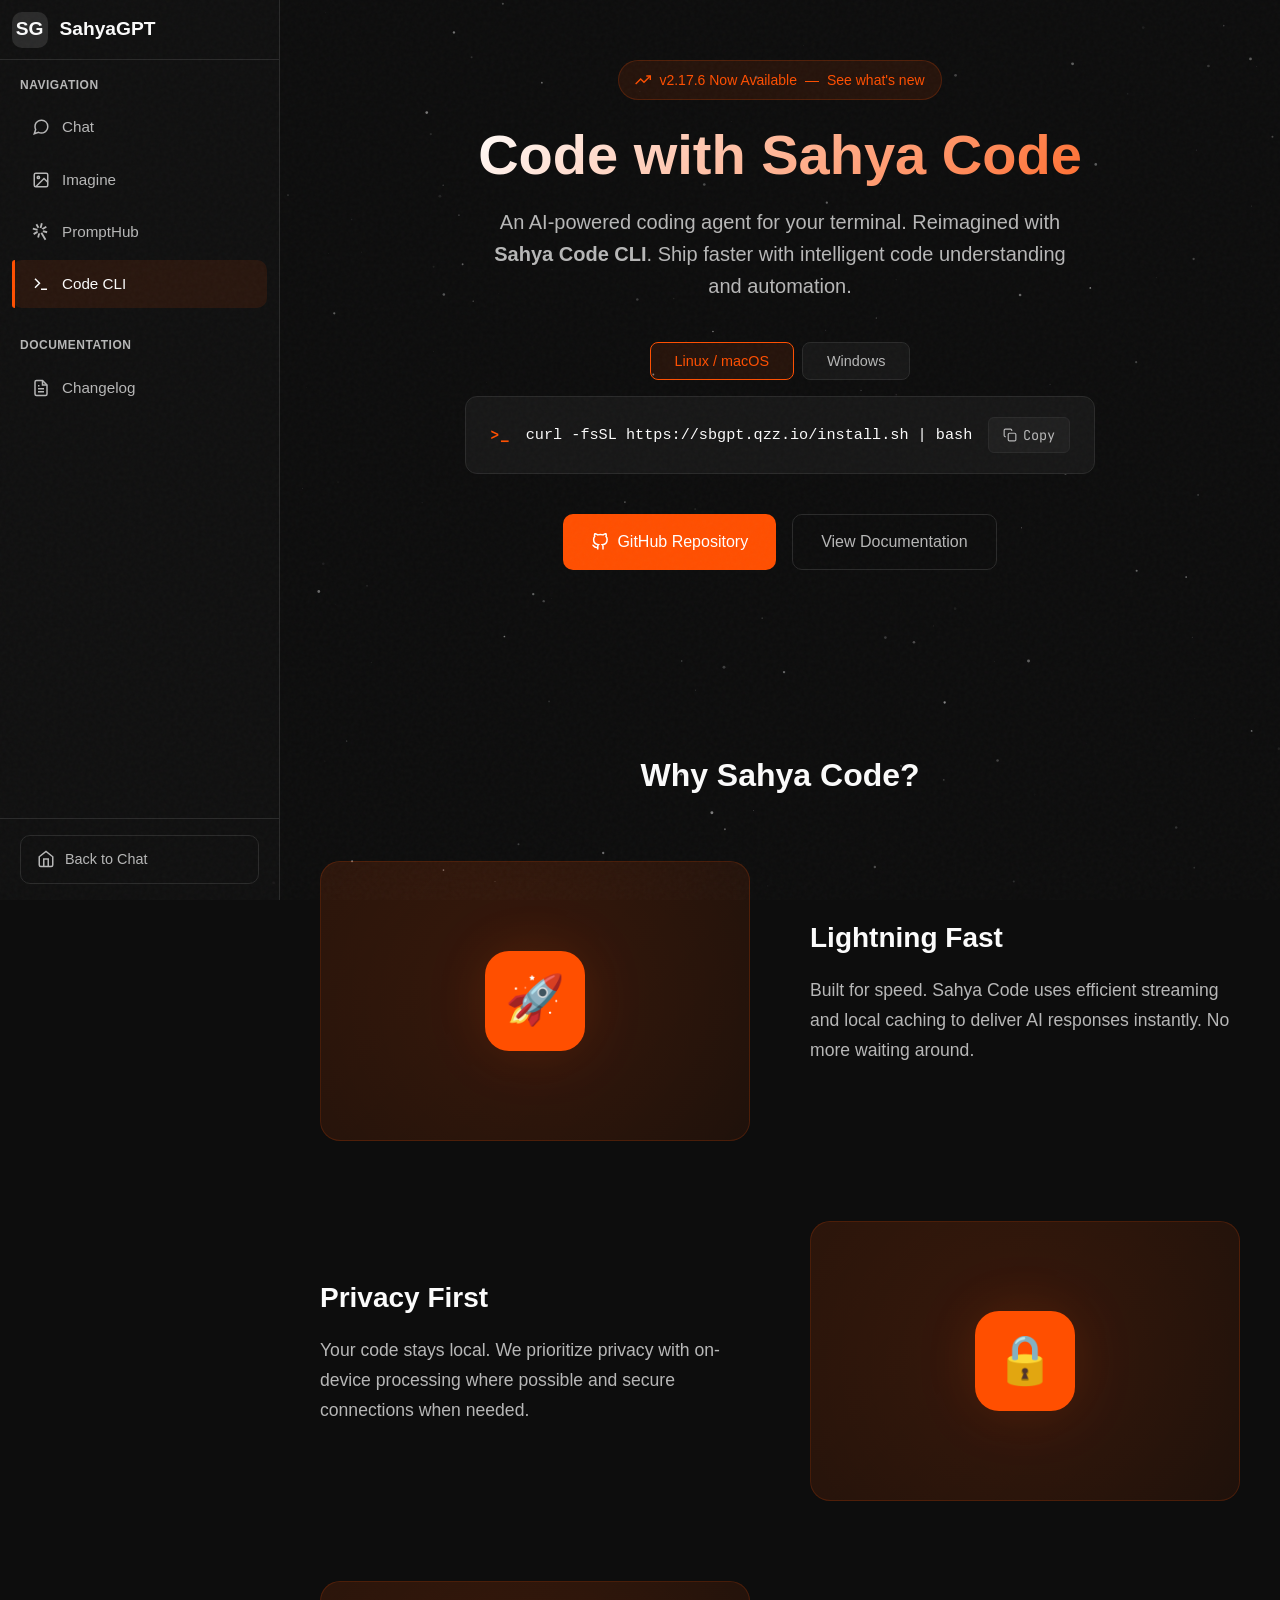
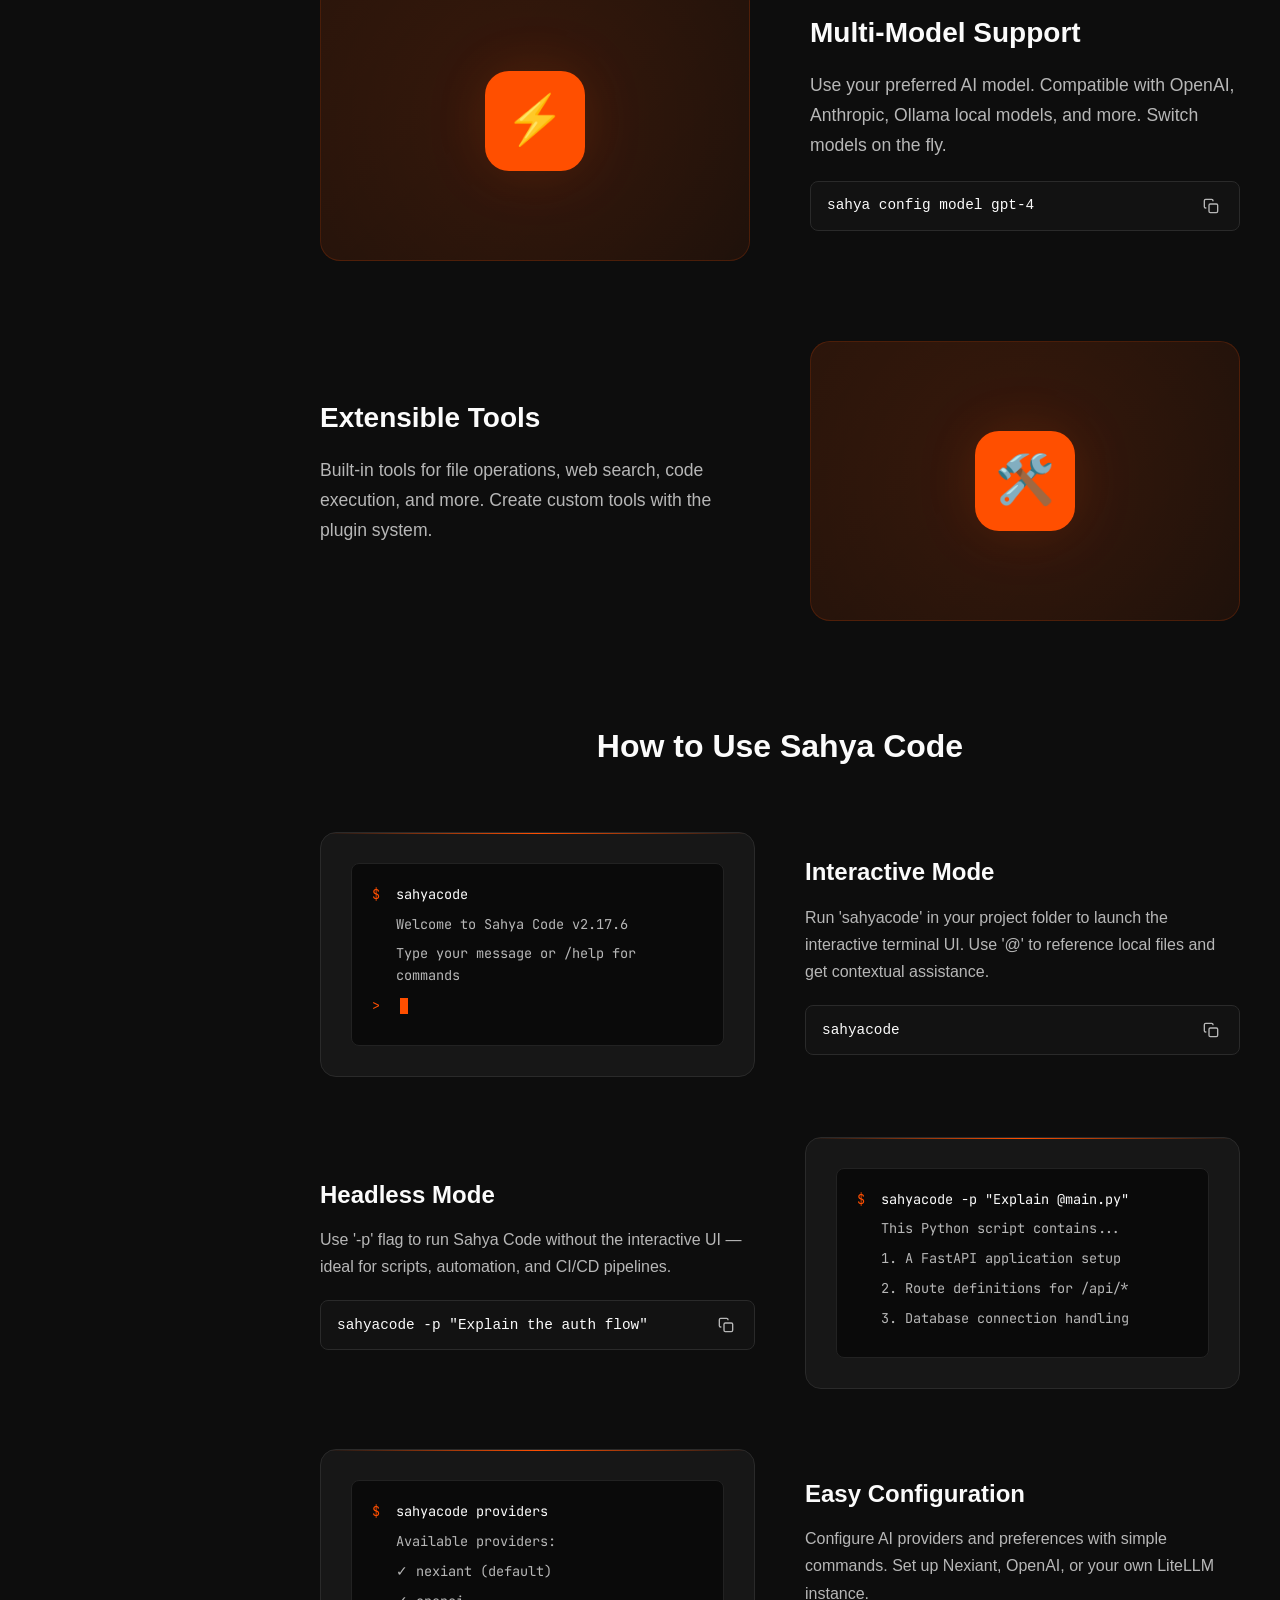
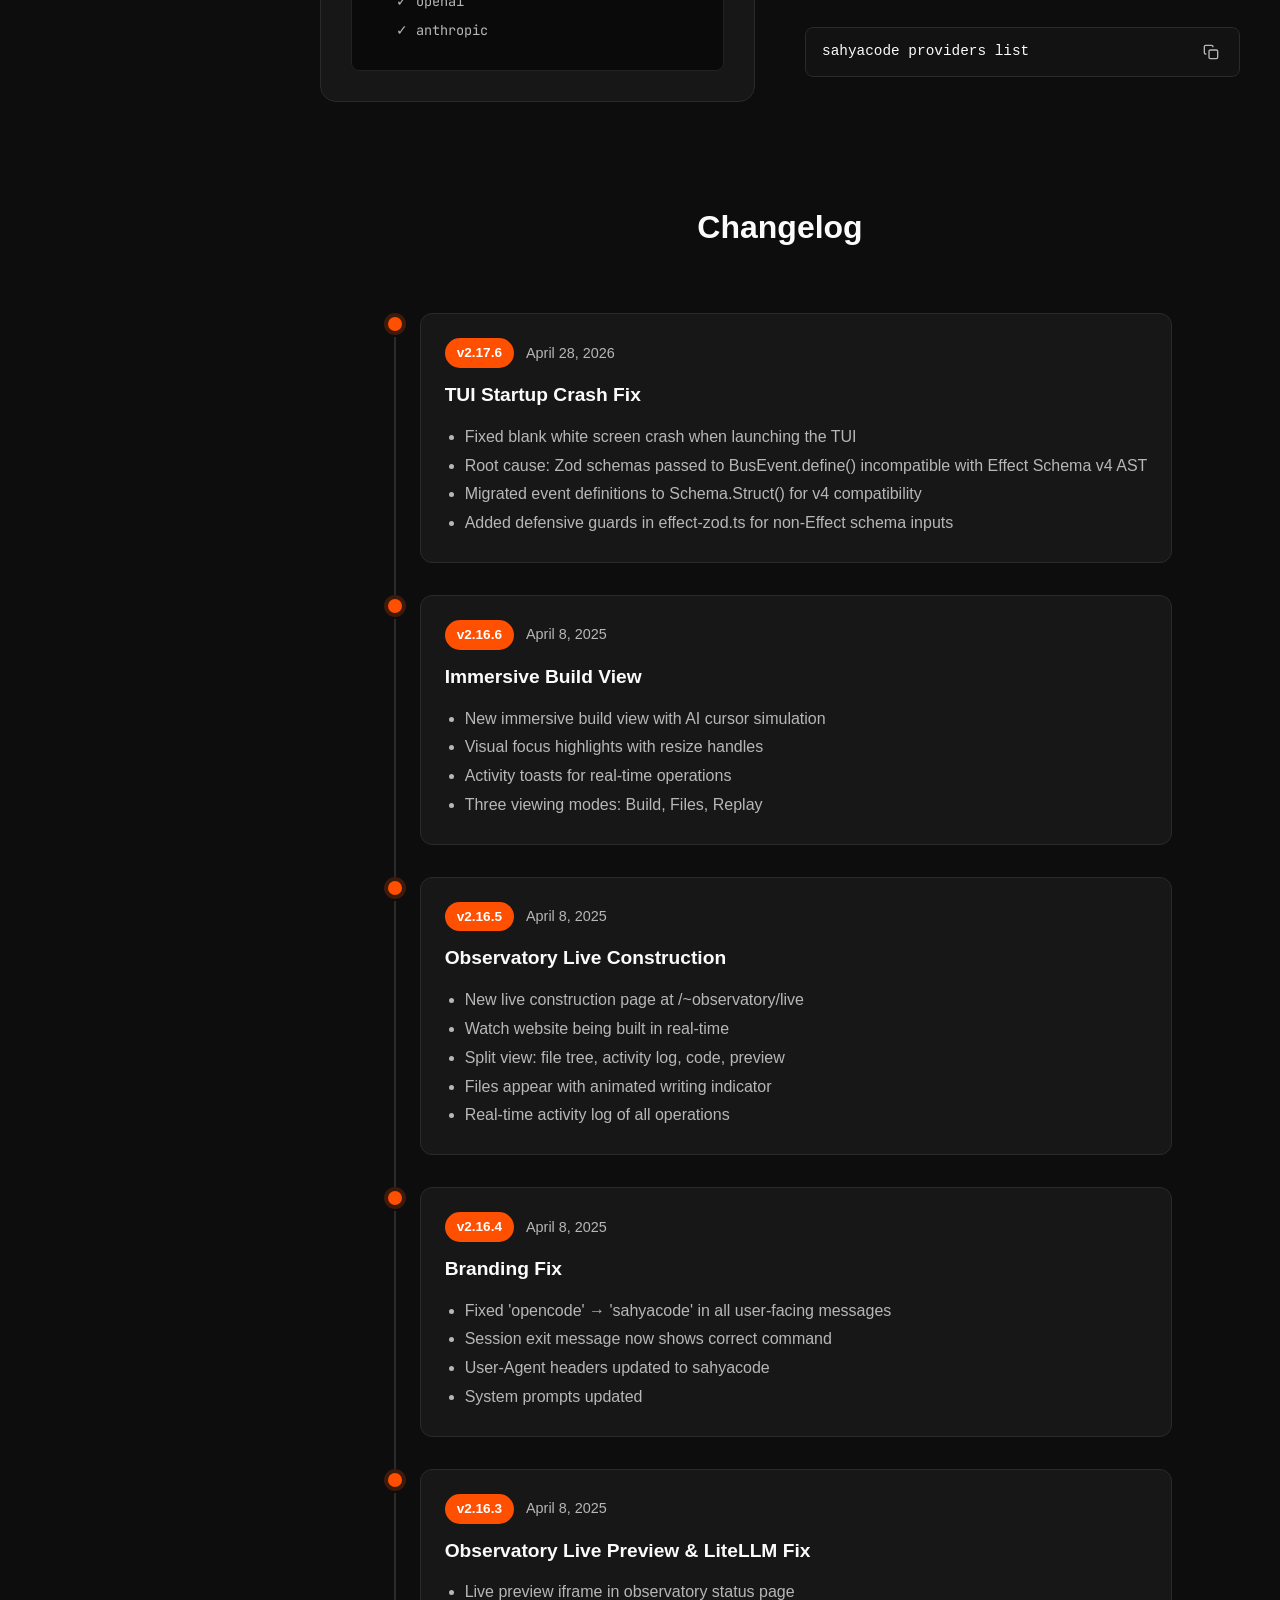
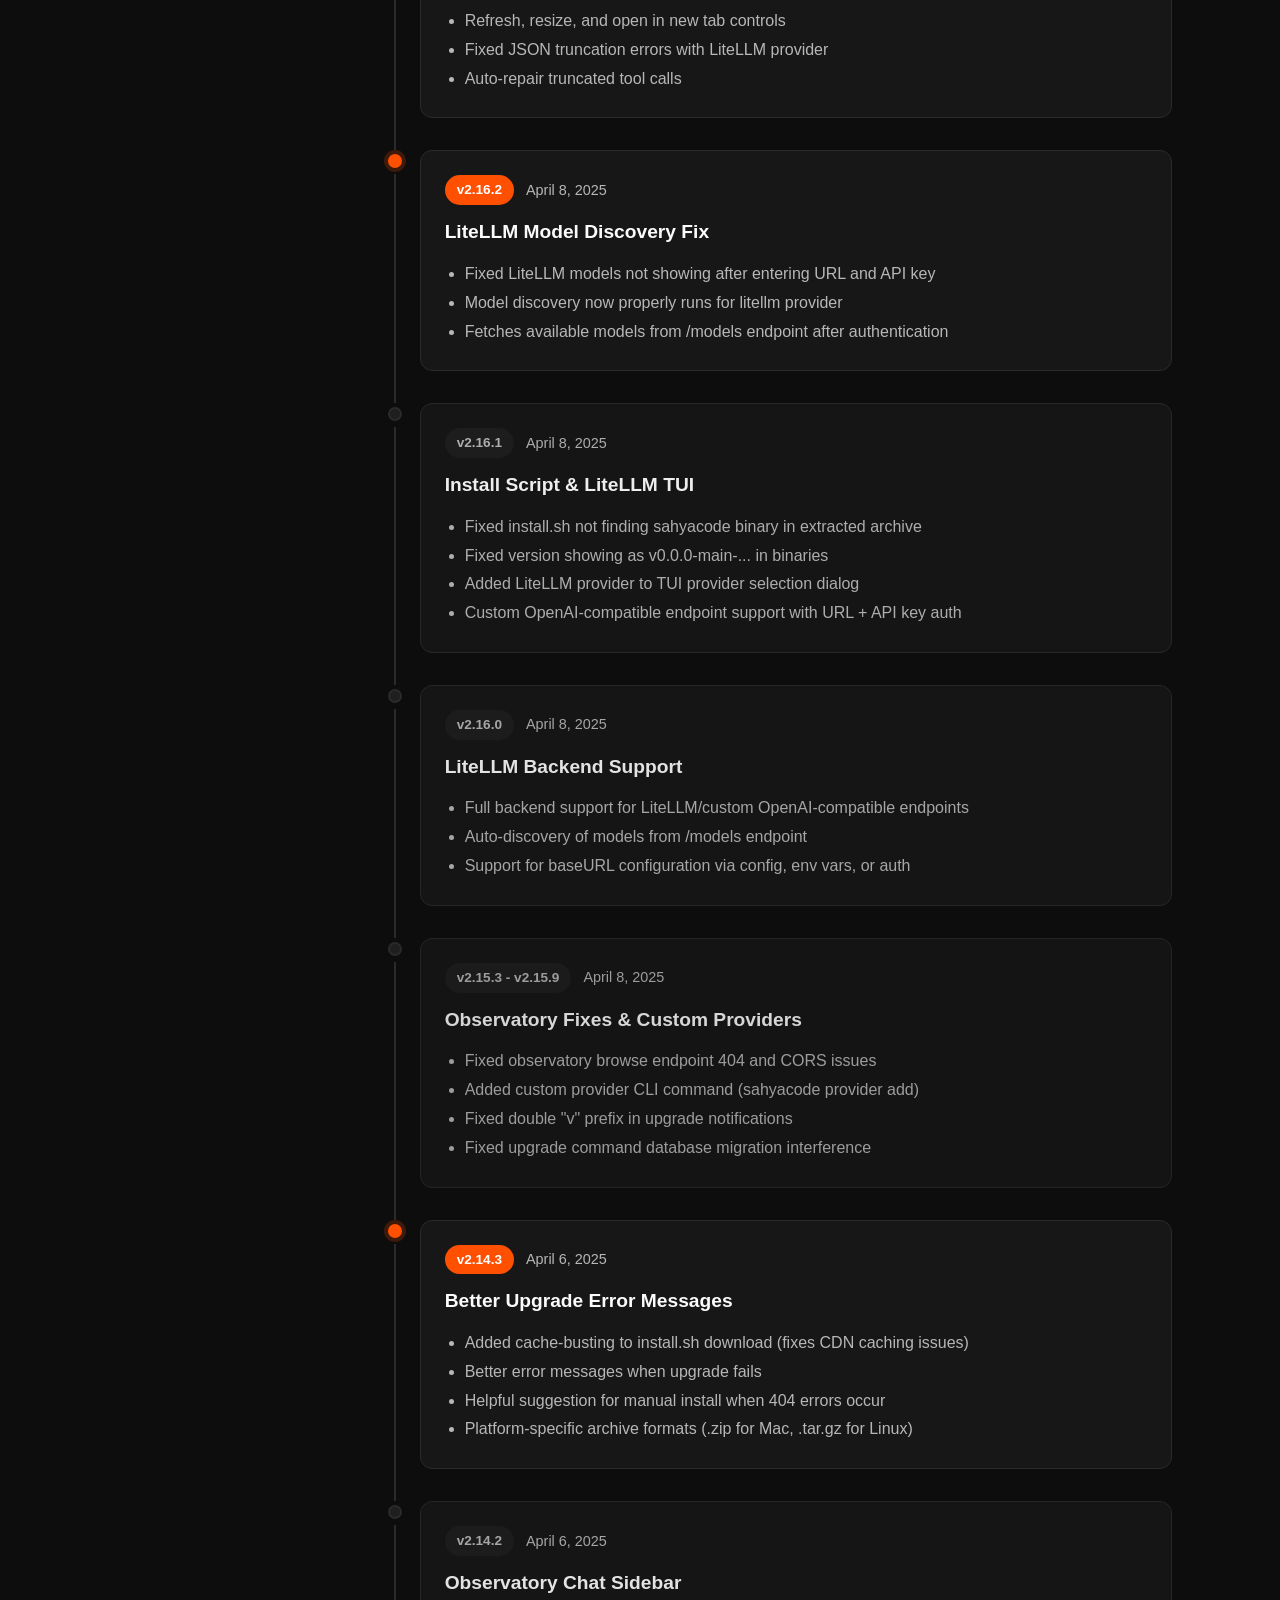
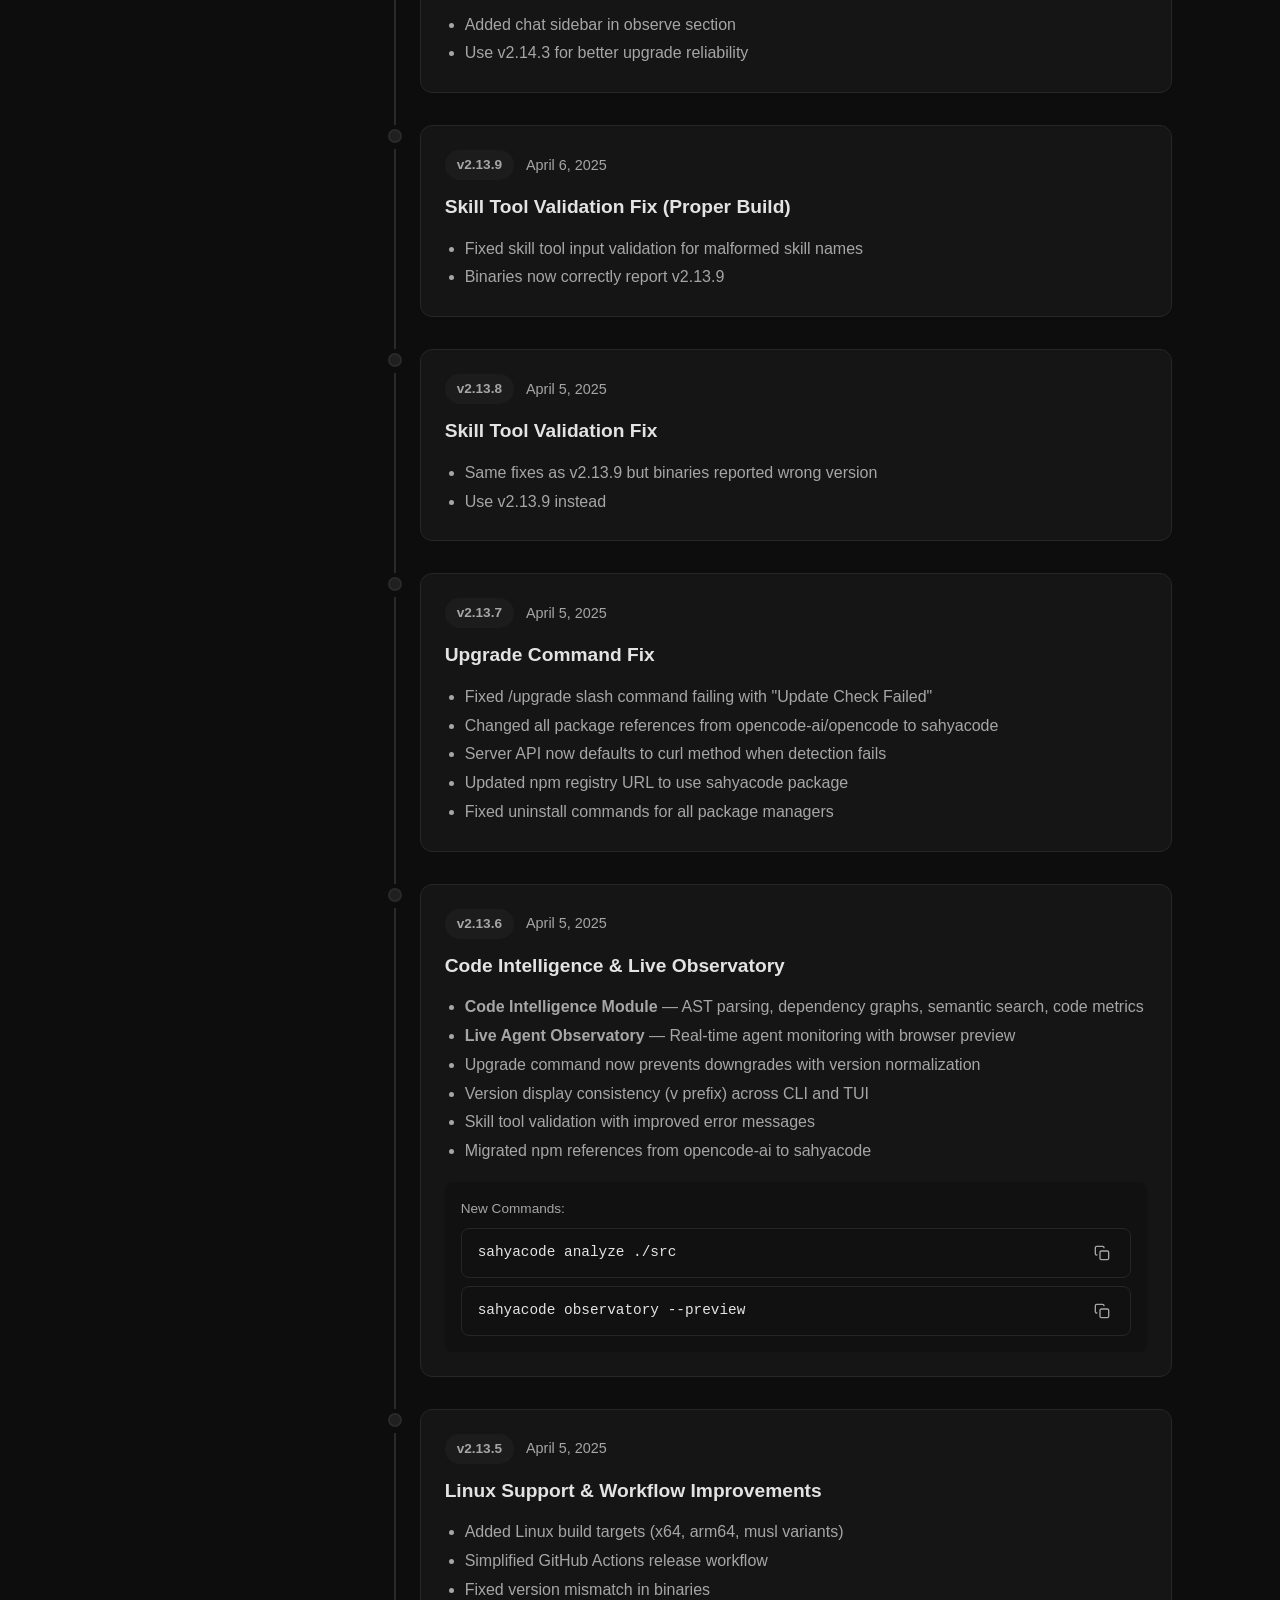
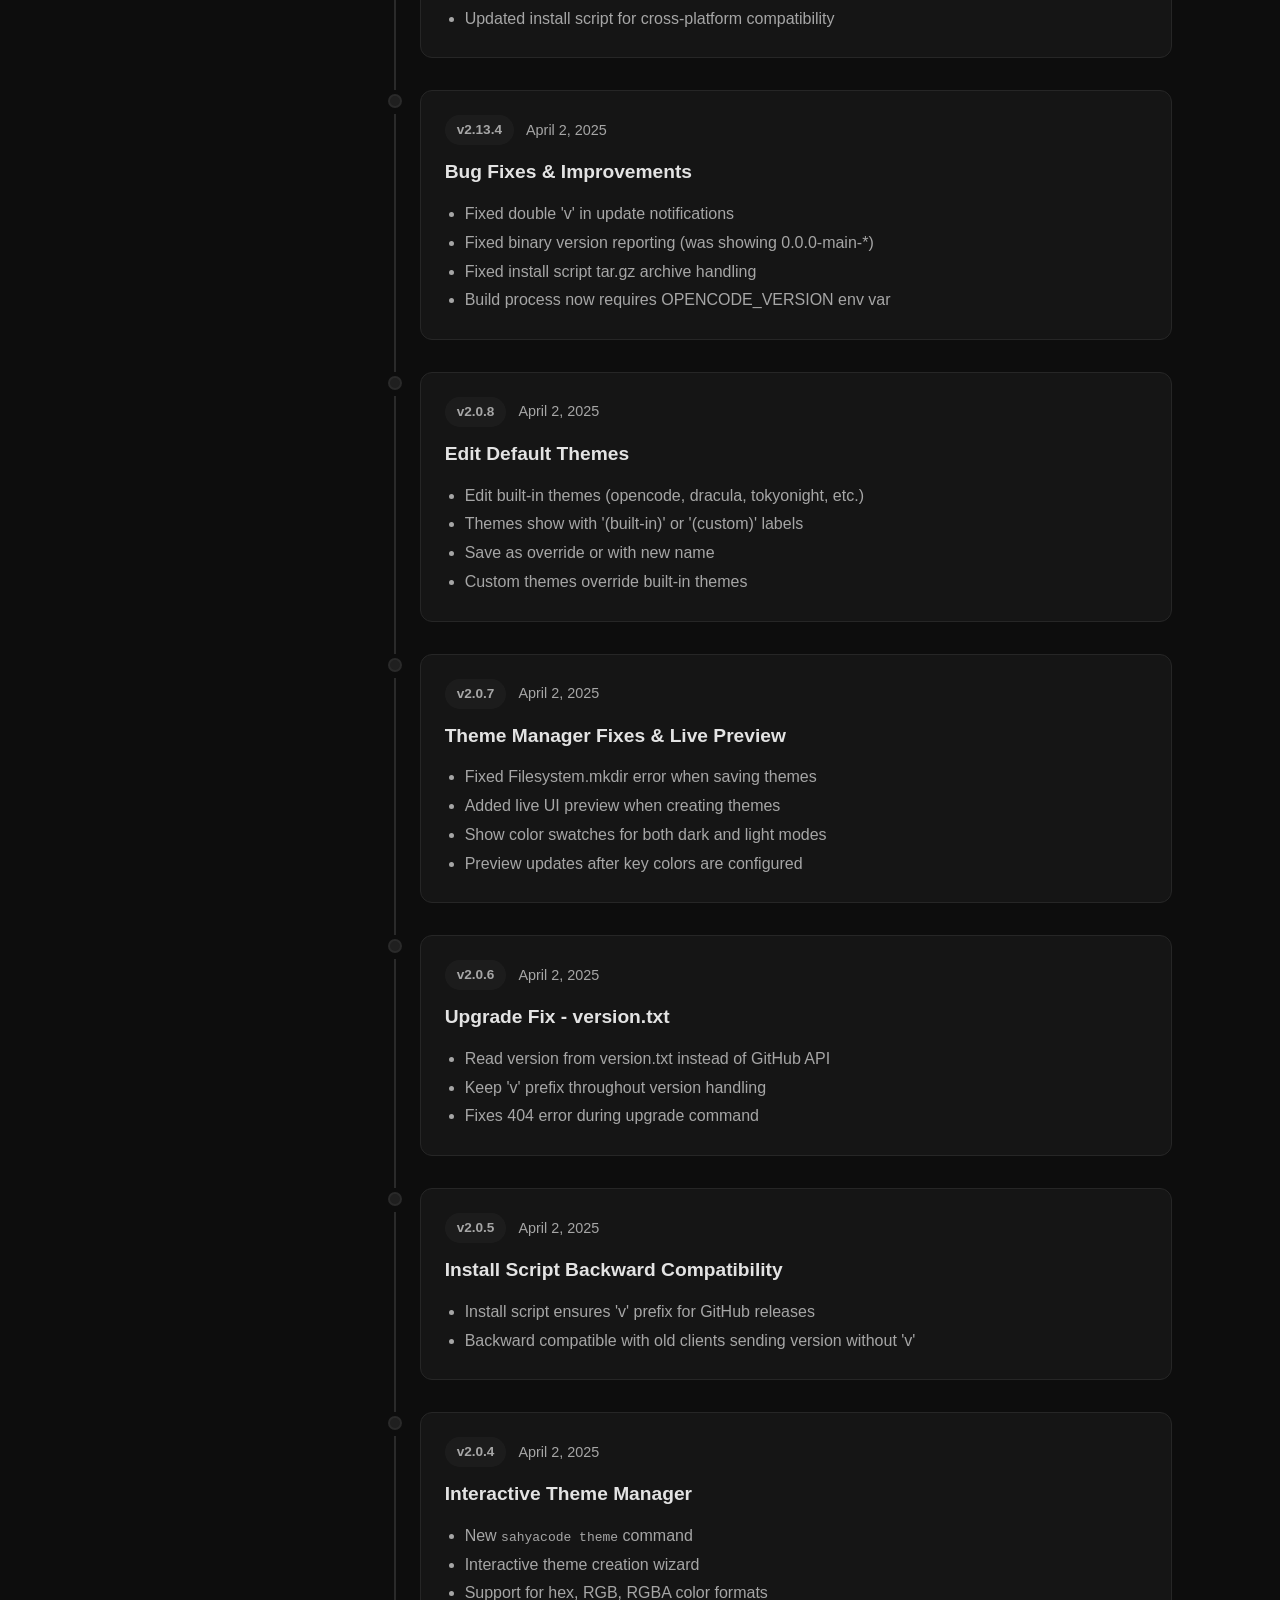
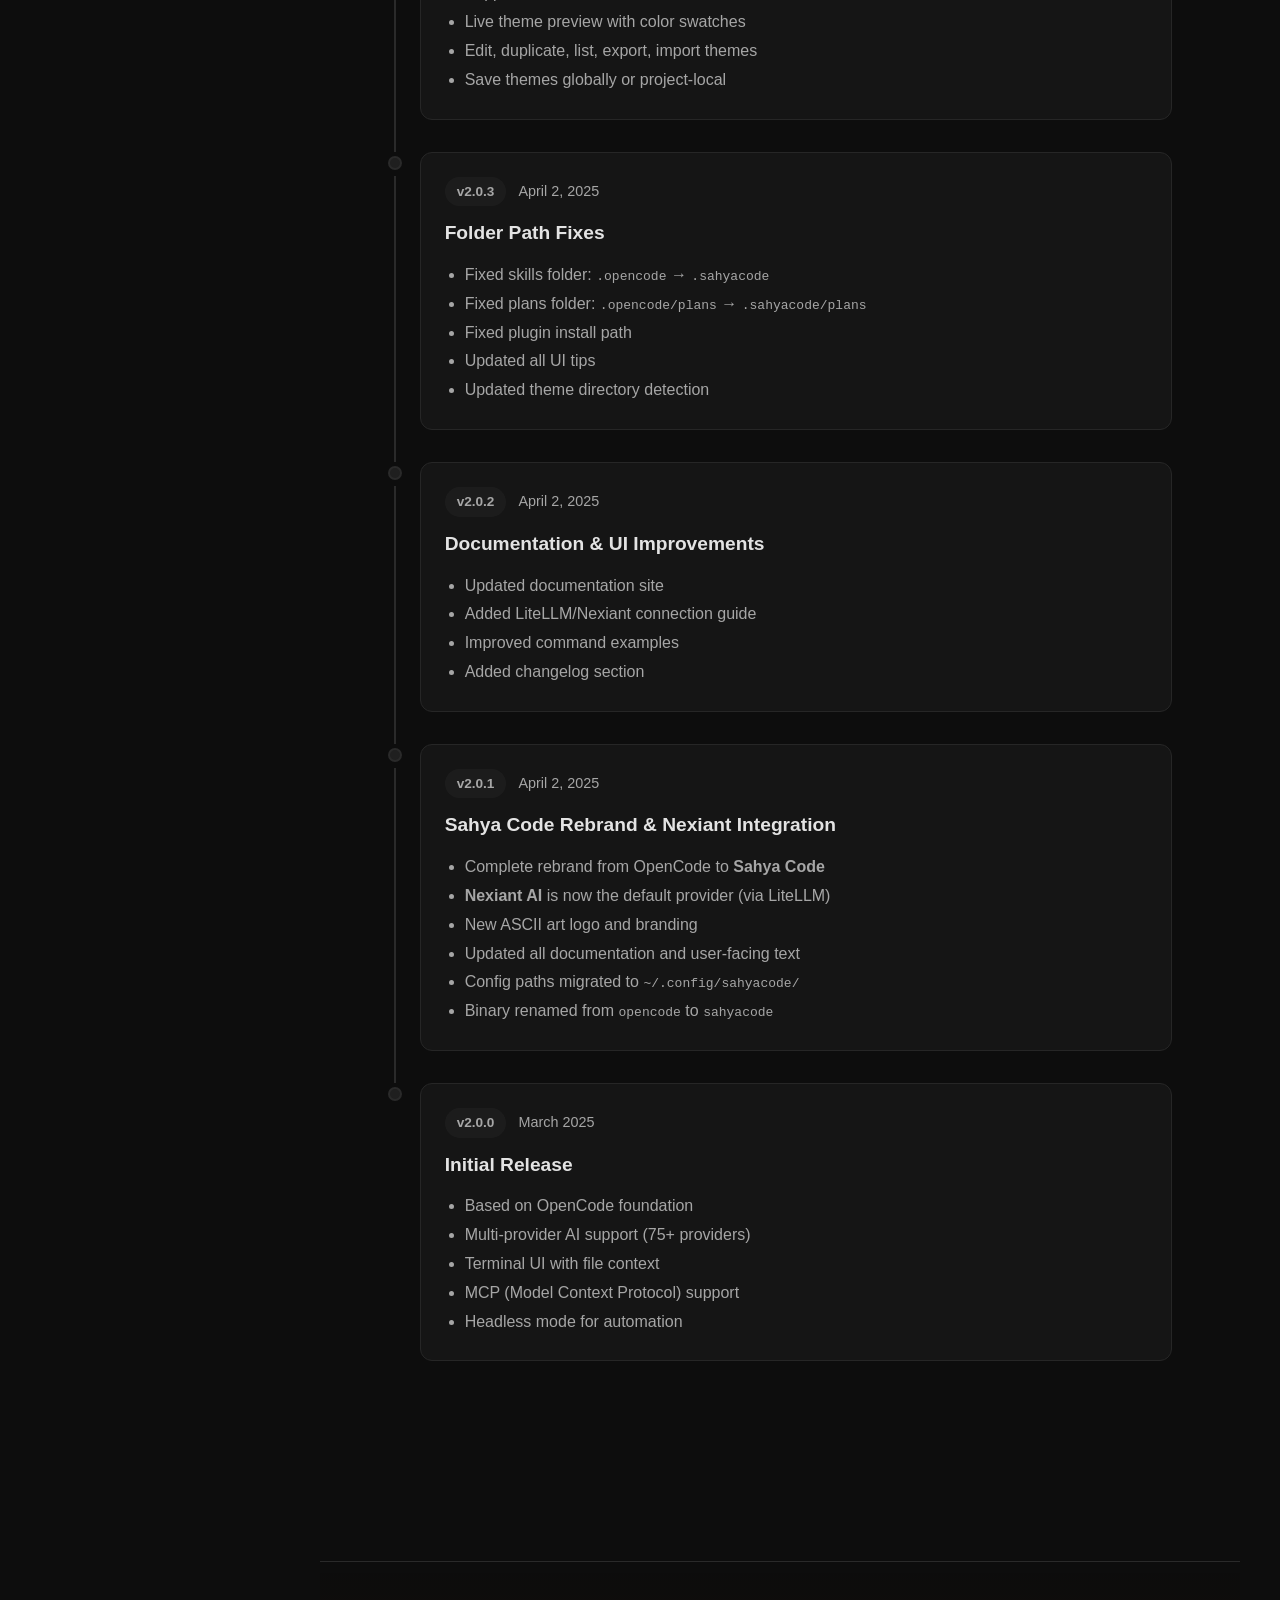
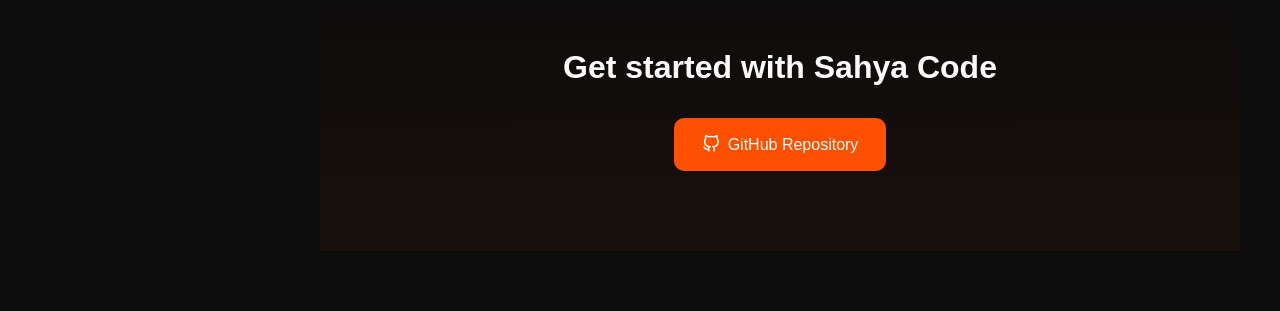
<file: codecli.html>
<!DOCTYPE html>
<html lang="en">
<head>
    <meta charset="UTF-8">
    <meta name="viewport" content="width=device-width, initial-scale=1.0">
    <title>Sahya Code CLI - Install</title>
    <!-- Prevent FOUC (Flash of Unstyled Content) -->
    <style>
        /* Critical CSS - Sidebar immediately visible */
        .sidebar { opacity: 1 !important; visibility: visible !important; display: flex !important; }
        .sidebar-content { display: flex !important; flex-direction: column !important; }
        .nav-section, .sidebar-section { display: block !important; }
    </style>
    <!-- SB Sans Text Font -->
    <style>
        @font-face {
            font-family: 'SB Sans Text';
            src: url('https://cdn-app.giga.chat/shared-static/0.0.0/fonts/SBSansText/SBSansText-Light.woff2') format('woff2'),
                 url('https://cdn-app.giga.chat/shared-static/0.0.0/fonts/SBSansText/SBSansText-Light.woff') format('woff');
            font-weight: 300;
            font-style: normal;
        }
        @font-face {
            font-family: 'SB Sans Text';
            src: url('https://cdn-app.giga.chat/shared-static/0.0.0/fonts/SBSansText/SBSansText-Regular.woff2') format('woff2'),
                 url('https://cdn-app.giga.chat/shared-static/0.0.0/fonts/SBSansText/SBSansText-Regular.woff') format('woff');
            font-weight: normal;
            font-style: normal;
        }
        @font-face {
            font-family: 'SB Sans Text';
            src: url('https://cdn-app.giga.chat/shared-static/0.0.0/fonts/SBSansText/SBSansText-Semibold.woff2') format('woff2'),
                 url('https://cdn-app.giga.chat/shared-static/0.0.0/fonts/SBSansText/SBSansText-Semibold.woff') format('woff');
            font-weight: 600;
            font-style: normal;
        }
        @font-face {
            font-family: 'SB Sans Text';
            src: url('https://cdn-app.giga.chat/shared-static/0.0.0/fonts/SBSansText/SBSansText-Bold.woff2') format('woff2'),
                 url('https://cdn-app.giga.chat/shared-static/0.0.0/fonts/SBSansText/SBSansText-Bold.woff') format('woff');
            font-weight: bold;
            font-style: normal;
        }
    </style>
    <link rel="preconnect" href="https://fonts.googleapis.com">
    <link rel="preconnect" href="https://fonts.gstatic.com" crossorigin>
    <link href="https://fonts.googleapis.com/css2?family=Inter:wght@300;400;500;600;700&family=JetBrains+Mono:wght@400;500&display=swap" rel="stylesheet">
    <style>
        * { margin: 0; padding: 0; box-sizing: border-box; }
        :root {
            --bg-primary: #0d0d0d;
            --bg-secondary: #121212;
            --bg-card: #171717;
            --bg-hover: #1f1f1f;
            --text-primary: #fbfbfb;
            --text-secondary: #b7b7b7;
            --accent: #ff4f00;
            --accent-glow: rgba(255, 79, 0, 0.15);
            --accent-light: rgba(255, 79, 0, 0.1);
            --success: #00ff88;
            --border: #2a2a2a;
            --sidebar-width: 280px;
        }
        html { scroll-behavior: smooth; }
        body {
            font-family: 'SB Sans Text', -apple-system, BlinkMacSystemFont, sans-serif;
            background: var(--bg-primary);
            color: var(--text-primary);
            min-height: 100vh;
            overflow-x: hidden;
            line-height: 1.6;
        }
        ::-webkit-scrollbar { width: 0px; height: 0px; display: none; }
        * { scrollbar-width: none; -ms-overflow-style: none; }
        
        .noise-overlay {
            position: fixed; top: 0; left: 0; width: 100%; height: 100%;
            pointer-events: none; z-index: 9999; opacity: 0.03;
            background-image: url("data:image/svg+xml,%3Csvg viewBox='0 0 256 256' xmlns='http://www.w3.org/2000/svg'%3E%3Cfilter id='noise'%3E%3CfeTurbulence type='fractalNoise' baseFrequency='0.9' numOctaves='4' stitchTiles='stitch'/%3E%3C/filter%3E%3Crect width='100%25' height='100%25' filter='url(%23noise)'/%3E%3C/svg%3E");
        }
        
        /* Starfield Background */
        #starfield-container {
            position: fixed; top: 0; left: 0; width: 100%; height: 100%;
            z-index: -2; pointer-events: none; background: var(--bg-primary);
        }
        #starfield-canvas { display: block; width: 100%; height: 100%; }
        
        .app-container { display: flex; min-height: 100vh; }
        
        /* Sidebar */
        .sidebar {
            width: var(--sidebar-width); background: rgba(18, 18, 18, 0.85);
            backdrop-filter: blur(20px); border-right: 1px solid var(--border);
            display: flex; flex-direction: column; position: fixed;
            height: 100vh; z-index: 100;
            transition: transform 0.3s cubic-bezier(0.16, 1, 0.3, 1);
            opacity: 1 !important;
            visibility: visible !important;
        }
        .sidebar.collapsed { transform: translateX(-100%); }
        .sidebar-header { padding: 11.5px; border-bottom: 1px solid var(--border); }
        .logo { display: flex; align-items: center; gap: 12px; font-weight: 700; font-size: 1.2rem; color: var(--text-primary); text-decoration: none; }
        .logo-icon { width: 36px; height: 36px; background: var(--border); border-radius: 10px; display: flex; align-items: center; justify-content: center; font-size: 1.2rem; }
        
        .sidebar-content { flex: 1; overflow-y: auto; display: flex; flex-direction: column; }
        .nav-section { margin-bottom: 8px; }
        .nav-title { padding: 16px 20px 8px; font-size: 0.75rem; font-weight: 600; color: var(--text-secondary); text-transform: uppercase; letter-spacing: 0.5px; }
        .nav-item {
            display: flex; align-items: center; gap: 12px;
            padding: 12px 20px; margin: 0 12px 4px;
            border-radius: 10px; color: var(--text-secondary);
            font-size: 0.95rem; cursor: pointer; transition: all 0.2s ease;
            text-decoration: none; position: relative;
        }
        .nav-item::before {
            content: ''; position: absolute; left: 0; top: 0;
            height: 100%; width: 3px; background: var(--accent);
            transform: scaleY(0); transition: transform 0.2s ease;
            border-radius: 10px 0 0 10px;
        }
        .nav-item:hover, .nav-item.active {
            background: rgba(255, 79, 0, 0.1);
            color: var(--text-primary);
        }
        .nav-item.active::before { transform: scaleY(1); }
        .nav-item svg { width: 18px; height: 18px; }
        
        .sidebar-footer {
            padding: 16px 20px; border-top: 1px solid var(--border);
        }
        .settings-btn {
            width: 100%; padding: 12px 16px; background: transparent;
            border: 1px solid var(--border); border-radius: 10px;
            color: var(--text-secondary); font-size: 0.9rem; cursor: pointer;
            display: flex; align-items: center; gap: 10px; transition: all 0.2s ease;
            font-family: inherit; text-decoration: none;
        }
        .settings-btn:hover { border-color: var(--accent); color: var(--text-primary); }
        
        /* Main Content */
        .main-content {
            flex: 1; margin-left: var(--sidebar-width);
            display: flex; flex-direction: column;
            position: relative;
        }
        
        .content-scroll {
            flex: 1; overflow-y: auto; padding: 60px 40px;
            display: flex; flex-direction: column;
        }
        
        /* Hero Section */
        .hero-section {
            text-align: center; max-width: 900px; margin: 0 auto 80px;
        }
        .hero-badge {
            display: inline-flex; align-items: center; gap: 8px;
            background: var(--accent-light); border: 1px solid rgba(255, 79, 0, 0.2);
            padding: 8px 16px; border-radius: 100px;
            font-size: 0.875rem; color: var(--accent); margin-bottom: 24px;
        }
        .hero-title {
            font-size: 3.5rem; font-weight: 700; margin-bottom: 20px; line-height: 1.1;
            background: linear-gradient(135deg, #fff 0%, #ff6b2c 100%);
            -webkit-background-clip: text; -webkit-text-fill-color: transparent;
            background-clip: text;
        }
        .hero-subtitle {
            font-size: 1.25rem; color: var(--text-secondary);
            max-width: 600px; margin: 0 auto 40px;
        }
        
        /* Install Box */
        .install-section {
            max-width: 700px; margin: 0 auto 40px;
        }
        .platform-tabs {
            display: flex; gap: 8px; justify-content: center; margin-bottom: 16px;
        }
        .tab-btn {
            padding: 10px 24px; background: var(--bg-card);
            border: 1px solid var(--border); border-radius: 8px;
            color: var(--text-secondary); font-size: 0.9rem;
            cursor: pointer; transition: all 0.2s ease; font-family: inherit;
        }
        .tab-btn:hover { border-color: var(--accent); color: var(--text-primary); }
        .tab-btn.active {
            background: var(--accent-light); border-color: var(--accent);
            color: var(--accent);
        }
        
        .command-display {
            background: var(--bg-card); border: 1px solid var(--border);
            border-radius: 12px; padding: 20px 24px;
            display: flex; align-items: center; gap: 16px;
            font-family: 'JetBrains Mono', monospace; font-size: 0.95rem;
        }
        .terminal-icon {
            color: var(--accent); font-weight: 600; font-size: 1rem;
        }
        .command-text {
            flex: 1; color: var(--text-primary); overflow-x: auto;
            white-space: nowrap;
        }
        .copy-btn {
            background: var(--bg-hover); border: 1px solid var(--border);
            color: var(--text-secondary); padding: 8px 14px;
            border-radius: 6px; cursor: pointer; display: flex;
            align-items: center; gap: 6px; font-size: 0.85rem;
            transition: all 0.2s ease; font-family: inherit;
        }
        .copy-btn:hover {
            background: var(--accent); color: white; border-color: var(--accent);
        }
        .copy-btn.copied {
            background: var(--success); color: var(--bg-primary); border-color: var(--success);
        }
        .copy-btn svg { width: 14px; height: 14px; }
        
        /* Hero Buttons */
        .hero-buttons {
            display: flex; gap: 16px; justify-content: center;
        }
        .btn {
            padding: 14px 28px; border-radius: 10px; font-size: 1rem;
            font-weight: 500; cursor: pointer; transition: all 0.2s ease;
            display: inline-flex; align-items: center; gap: 8px;
            font-family: inherit; text-decoration: none;
        }
        .btn-primary {
            background: var(--accent); color: white; border: none;
        }
        .btn-primary:hover {
            background: #e64800; transform: translateY(-2px);
            box-shadow: 0 8px 24px rgba(255, 79, 0, 0.3);
        }
        .btn-ghost {
            background: transparent; color: var(--text-secondary);
            border: 1px solid var(--border);
        }
        .btn-ghost:hover {
            border-color: var(--accent); color: var(--text-primary);
        }
        .btn svg { width: 18px; height: 18px; }
        
        /* Section Title */
        .section-title {
            text-align: center; font-size: 2rem; font-weight: 700;
            margin-bottom: 60px; margin-top: 100px;
        }
        
        /* Feature Cards */
        .features-grid {
            max-width: 1100px; margin: 0 auto;
            display: flex; flex-direction: column; gap: 80px;
        }
        .feature-row {
            display: grid; grid-template-columns: 1fr 1fr;
            gap: 60px; align-items: center;
        }
        .feature-row.reverse { direction: rtl; }
        .feature-row.reverse > * { direction: ltr; }
        
        .feature-image {
            background: linear-gradient(135deg, rgba(255, 79, 0, 0.1) 0%, rgba(255, 79, 0, 0.05) 100%);
            border: 1px solid rgba(255, 79, 0, 0.2);
            border-radius: 20px; padding: 40px;
            display: flex; align-items: center; justify-content: center;
            min-height: 280px; position: relative; overflow: hidden;
        }
        .feature-image::before {
            content: ''; position: absolute; top: -50%; left: -50%;
            width: 200%; height: 200%;
            background: radial-gradient(circle, rgba(255, 79, 0, 0.1) 0%, transparent 70%);
            animation: pulse 4s ease-in-out infinite;
        }
        @keyframes pulse {
            0%, 100% { transform: scale(1); opacity: 0.5; }
            50% { transform: scale(1.1); opacity: 0.8; }
        }
        .feature-icon-large {
            width: 100px; height: 100px; background: var(--accent);
            border-radius: 24px; display: flex; align-items: center; justify-content: center;
            font-size: 3rem; box-shadow: 0 0 60px var(--accent-glow);
            position: relative; z-index: 1;
        }
        
        .feature-content {}
        .feature-title {
            font-size: 1.75rem; font-weight: 600; margin-bottom: 16px;
        }
        .feature-desc {
            font-size: 1.1rem; color: var(--text-secondary); line-height: 1.7;
            margin-bottom: 20px;
        }
        
        /* Command Line Box */
        .cmd-line {
            display: flex; align-items: center; gap: 12px;
            background: var(--bg-secondary); border: 1px solid var(--border);
            border-radius: 8px; padding: 12px 16px;
            font-family: 'JetBrains Mono', monospace; font-size: 0.9rem;
        }
        .cmd-line code { flex: 1; color: var(--text-primary); }
        .cmd-copy {
            background: transparent; border: none; color: var(--text-secondary);
            cursor: pointer; padding: 4px; display: flex; align-items: center;
            transition: color 0.2s;
        }
        .cmd-copy:hover { color: var(--accent); }
        .cmd-copy svg { width: 16px; height: 16px; }
        
        /* Usage Section */
        .usage-grid {
            max-width: 1100px; margin: 0 auto;
            display: flex; flex-direction: column; gap: 60px;
        }
        .usage-row {
            display: grid; grid-template-columns: 1fr 1fr;
            gap: 50px; align-items: center;
        }
        .usage-row.reverse { direction: rtl; }
        .usage-row.reverse > * { direction: ltr; }
        
        .usage-visual {
            background: var(--bg-card); border: 1px solid var(--border);
            border-radius: 16px; padding: 30px; min-height: 200px;
            display: flex; flex-direction: column; justify-content: center;
            position: relative; overflow: hidden;
        }
        .usage-visual::before {
            content: ''; position: absolute; top: 0; left: 0; right: 0; height: 1px;
            background: linear-gradient(90deg, transparent, var(--accent), transparent);
        }
        .terminal-mock {
            background: #0a0a0a; border-radius: 8px; padding: 20px;
            font-family: 'JetBrains Mono', monospace; font-size: 0.85rem;
            border: 1px solid #222;
        }
        .terminal-line { margin-bottom: 8px; }
        .terminal-prompt { color: var(--accent); margin-right: 8px; }
        .terminal-cmd { color: var(--text-primary); }
        .terminal-output { color: var(--text-secondary); margin-left: 24px; }
        .terminal-cursor {
            display: inline-block; width: 8px; height: 16px;
            background: var(--accent); animation: blink 1s infinite;
            vertical-align: middle; margin-left: 4px;
        }
        @keyframes blink { 0%, 50% { opacity: 1; } 51%, 100% { opacity: 0; } }
        
        .usage-content {}
        .usage-title {
            font-size: 1.5rem; font-weight: 600; margin-bottom: 12px;
        }
        .usage-desc {
            font-size: 1rem; color: var(--text-secondary); line-height: 1.7;
            margin-bottom: 20px;
        }
        
        /* CTA Section */
        .cta-section {
            text-align: center; margin-top: 100px; padding: 80px 40px;
            background: linear-gradient(180deg, transparent 0%, rgba(255, 79, 0, 0.05) 100%);
            border-top: 1px solid var(--border);
        }
        .cta-title {
            font-size: 2rem; font-weight: 700; margin-bottom: 24px;
        }
        
        /* Toast */
        .toast {
            position: fixed; bottom: 24px; right: 24px;
            background: var(--bg-card); border: 1px solid var(--border);
            color: var(--text-primary); padding: 16px 24px;
            border-radius: 12px; box-shadow: 0 8px 32px rgba(0,0,0,0.4);
            display: flex; align-items: center; gap: 12px;
            opacity: 0; transform: translateY(20px); transition: all 0.3s ease;
            z-index: 1000; pointer-events: none;
        }
        .toast.show { opacity: 1; transform: translateY(0); pointer-events: auto; }
        .toast.success { border-color: var(--success); }
        .toast svg { width: 20px; height: 20px; color: var(--success); }
        
        /* Responsive */
        @media (max-width: 900px) {
            .sidebar { transform: translateX(-100%); }
            .main-content { margin-left: 0; }
            .content-scroll { padding: 40px 20px; }
            .hero-title { font-size: 2.5rem; }
            .feature-row, .usage-row { grid-template-columns: 1fr; gap: 30px; }
            .feature-row.reverse, .usage-row.reverse { direction: ltr; }
            .command-display { flex-direction: column; align-items: stretch; }
            .platform-tabs { flex-wrap: wrap; }
        }
    </style>
</head>
<body>
    <div class="noise-overlay"></div>
    <div id="starfield-container"><canvas id="starfield-canvas"></canvas></div>
    
    <div class="app-container">
        <!-- Sidebar -->
        <aside class="sidebar">
            <div class="sidebar-header">
                <a href="index.html" class="logo">
                    <div class="logo-icon">SG</div>
                    <span>SahyaGPT</span>
                </a>
            </div>
            <div class="sidebar-content">
                <div class="nav-section">
                    <div class="nav-title">Navigation</div>
                    <a href="index.html" class="nav-item">
                        <svg viewBox="0 0 24 24" fill="none" stroke="currentColor" stroke-width="2">
                            <path d="M21 11.5a8.38 8.38 0 0 1-.9 3.8 8.5 8.5 0 0 1-7.6 4.7 8.38 8.38 0 0 1-3.8-.9L3 21l1.9-5.7a8.38 8.38 0 0 1-.9-3.8 8.5 8.5 0 0 1 4.7-7.6 8.38 8.38 0 0 1 3.8-.9h.5a8.48 8.48 0 0 1 8 8v.5z"/>
                        </svg>
                        <span>Chat</span>
                    </a>
                    <a href="imagine.html" class="nav-item">
                        <svg viewBox="0 0 24 24" fill="none" stroke="currentColor" stroke-width="2">
                            <rect x="3" y="3" width="18" height="18" rx="2" ry="2"/>
                            <circle cx="8.5" cy="8.5" r="1.5"/>
                            <polyline points="21 15 16 10 5 21"/>
                        </svg>
                        <span>Imagine</span>
                    </a>
                    <a href="prompthub.html" class="nav-item">
                        <svg xmlns="http://www.w3.org/2000/svg" width="18" height="18" fill="none" viewBox="0 0 29 31">
                            <path fill="currentColor" d="M13.734 17.524a11 11 0 0 0 1.398-.685l.177-.104q.621-.373 1.137-.781l7.158 12.132-2.699 1.592zm-3.85.032a2 2 0 0 0 .257.157c.777.4 1.8.386 2.927.045l-1.98 7.678-3.034-.783zm15.531-3.147-.782 3.035-7.635-1.969c.836-.796 1.344-1.661 1.386-2.522a2 2 0 0 0-.014-.36zm-2.543-9.45 1.592 2.7-6.506 3.838c-.487-.78-1.362-1.52-2.475-2.178zM8.445 13.473c.023 1.3.24 2.43.694 3.229l-6.532 3.854-1.592-2.7zm.391-3.338c-.254.804-.373 1.786-.391 2.871q-.002.134-.002.264L.059 11.108.84 8.073zM17.424.862l-2.15 8.336-.118-.067c-1-.555-1.954-.955-2.81-1.123L14.39.079zM11.71 7.925c-.577-.032-1.096.065-1.539.32-.488.282-.855.74-1.124 1.335l-3.83-6.492 2.699-1.592z"/>
                        </svg>
                        <span>PromptHub</span>
                    </a>
                    <a href="codecli.html" class="nav-item active">
                        <svg viewBox="0 0 24 24" fill="none" stroke="currentColor" stroke-width="2">
                            <polyline points="4 17 10 11 4 5"></polyline>
                            <line x1="12" y1="19" x2="20" y2="19"></line>
                        </svg>
                        <span>Code CLI</span>
                    </a>
                </div>
                <div class="nav-section">
                    <div class="nav-title">Documentation</div>
                    <a href="#changelog" class="nav-item">
                        <svg viewBox="0 0 24 24" fill="none" stroke="currentColor" stroke-width="2">
                            <path d="M14 2H6a2 2 0 0 0-2 2v16a2 2 0 0 0 2 2h12a2 2 0 0 0 2-2V8z"></path>
                            <polyline points="14 2 14 8 20 8"></polyline>
                            <line x1="16" y1="13" x2="8" y2="13"></line>
                            <line x1="16" y1="17" x2="8" y2="17"></line>
                            <polyline points="10 9 9 9 8 9"></polyline>
                        </svg>
                        <span>Changelog</span>
                    </a>
                </div>
            </div>
            
            <div class="sidebar-footer">
                <a href="index.html" class="settings-btn">
                    <svg width="18" height="18" viewBox="0 0 24 24" fill="none" stroke="currentColor" stroke-width="2">
                        <path d="M3 9l9-7 9 7v11a2 2 0 0 1-2 2H5a2 2 0 0 1-2-2z"></path>
                        <polyline points="9 22 9 12 15 12 15 22"></polyline>
                    </svg>
                    Back to Chat
                </a>
            </div>
        </aside>
        
        <!-- Main Content -->
        <main class="main-content">
            <div class="content-scroll">
                <!-- Hero Section -->
                <div class="hero-section">
                    <div class="hero-badge" id="version-badge">
                        <svg width="16" height="16" viewBox="0 0 24 24" fill="none" stroke="currentColor" stroke-width="2">
                            <polyline points="23 6 13.5 15.5 8.5 10.5 1 18"></polyline>
                            <polyline points="17 6 23 6 23 12"></polyline>
                        </svg>
                        <span id="version-text">v2.17.6</span> — <a href="#changelog" style="color: var(--accent); text-decoration: none;">See what's new</a>
                    </div>
                    <h1 class="hero-title">Code with Sahya Code</h1>
                    <p class="hero-subtitle">
                        An AI-powered coding agent for your terminal. Reimagined with <strong>Sahya Code CLI</strong>. Ship faster with
                        intelligent code understanding and automation.
                    </p>
                    
                    <div class="install-section">
                        <div class="platform-tabs">
                            <button class="tab-btn active" onclick="switchTab('unix')">Linux / macOS</button>
                            <button class="tab-btn" onclick="switchTab('win')">Windows</button>
                        </div>
                        <div class="command-display">
                            <span class="terminal-icon">&gt;_</span>
                            <code class="command-text" id="installCommand">curl -fsSL https://sbgpt.qzz.io/install.sh | bash</code>
                            <button class="copy-btn" onclick="copyInstallCommand()">
                                <svg viewBox="0 0 24 24" fill="none" stroke="currentColor" stroke-width="2">
                                    <rect x="9" y="9" width="13" height="13" rx="2" ry="2"></rect>
                                    <path d="M5 15H4a2 2 0 0 1-2-2V4a2 2 0 0 1 2-2h9a2 2 0 0 1 2 2v1"></path>
                                </svg>
                                <span class="btn-text">Copy</span>
                            </button>
                        </div>
                    </div>
                    
                    <div class="hero-buttons">
                        <a href="https://github.com/officialsahyaboutorabi/sahya-code" class="btn btn-primary" target="_blank">
                            <svg viewBox="0 0 24 24" fill="none" stroke="currentColor" stroke-width="2">
                                <path d="M9 19c-5 1.5-5-2.5-7-3m14 6v-3.87a3.37 3.37 0 0 0-.94-2.61c3.14-.35 6.44-1.54 6.44-7A5.44 5.44 0 0 0 20 4.77 5.07 5.07 0 0 0 19.91 1S18.73.65 16 2.48a13.38 13.38 0 0 0-7 0C6.27.65 5.09 1 5.09 1A5.07 5.07 0 0 0 5 4.77a5.44 5.44 0 0 0-1.5 3.78c0 5.42 3.3 6.61 6.44 7A3.37 3.37 0 0 0 9 18.13V22"></path>
                            </svg>
                            GitHub Repository
                        </a>
                        <a href="#usage" class="btn btn-ghost">
                            View Documentation
                        </a>
                    </div>
                </div>
                
                <!-- Why Sahya Code Section -->
                <h2 class="section-title">Why Sahya Code?</h2>
                <div class="features-grid">
                    <div class="feature-row">
                        <div class="feature-image">
                            <div class="feature-icon-large">🚀</div>
                        </div>
                        <div class="feature-content">
                            <h3 class="feature-title">Lightning Fast</h3>
                            <p class="feature-desc">
                                Built for speed. Sahya Code uses efficient streaming and local caching 
                                to deliver AI responses instantly. No more waiting around.
                            </p>
                        </div>
                    </div>
                    
                    <div class="feature-row reverse">
                        <div class="feature-image">
                            <div class="feature-icon-large">🔒</div>
                        </div>
                        <div class="feature-content">
                            <h3 class="feature-title">Privacy First</h3>
                            <p class="feature-desc">
                                Your code stays local. We prioritize privacy with on-device processing 
                                where possible and secure connections when needed.
                            </p>
                        </div>
                    </div>
                    
                    <div class="feature-row">
                        <div class="feature-image">
                            <div class="feature-icon-large">⚡</div>
                        </div>
                        <div class="feature-content">
                            <h3 class="feature-title">Multi-Model Support</h3>
                            <p class="feature-desc">
                                Use your preferred AI model. Compatible with OpenAI, Anthropic, 
                                Ollama local models, and more. Switch models on the fly.
                            </p>
                            <div class="cmd-line">
                                <code>sahya config model gpt-4</code>
                                <button class="cmd-copy" onclick="copyText('sahya config model gpt-4')">
                                    <svg viewBox="0 0 24 24" fill="none" stroke="currentColor" stroke-width="2">
                                        <rect x="9" y="9" width="13" height="13" rx="2" ry="2"></rect>
                                        <path d="M5 15H4a2 2 0 0 1-2-2V4a2 2 0 0 1 2-2h9a2 2 0 0 1 2 2v1"></path>
                                    </svg>
                                </button>
                            </div>
                        </div>
                    </div>
                    
                    <div class="feature-row reverse">
                        <div class="feature-image">
                            <div class="feature-icon-large">🛠️</div>
                        </div>
                        <div class="feature-content">
                            <h3 class="feature-title">Extensible Tools</h3>
                            <p class="feature-desc">
                                Built-in tools for file operations, web search, code execution, 
                                and more. Create custom tools with the plugin system.
                            </p>
                        </div>
                    </div>
                </div>
                
                <!-- How to Use Section -->
                <h2 class="section-title" id="usage">How to Use Sahya Code</h2>
                <div class="usage-grid">
                    <div class="usage-row">
                        <div class="usage-visual">
                            <div class="terminal-mock">
                                <div class="terminal-line">
                                    <span class="terminal-prompt">$</span>
                                    <span class="terminal-cmd">sahyacode</span>
                                </div>
                                <div class="terminal-line terminal-output">Welcome to Sahya Code v2.17.6</div>
                                <div class="terminal-line terminal-output">Type your message or /help for commands</div>
                                <div class="terminal-line">
                                    <span class="terminal-prompt">&gt;</span>
                                    <span class="terminal-cursor"></span>
                                </div>
                            </div>
                        </div>
                        <div class="usage-content">
                            <h3 class="usage-title">Interactive Mode</h3>
                            <p class="usage-desc">
                                Run 'sahyacode' in your project folder to launch the interactive terminal UI.
                                Use '@' to reference local files and get contextual assistance.
                            </p>
                            <div class="cmd-line">
                                <code>sahyacode</code>
                                <button class="cmd-copy" onclick="copyText('sahyacode')">
                                    <svg viewBox="0 0 24 24" fill="none" stroke="currentColor" stroke-width="2">
                                        <rect x="9" y="9" width="13" height="13" rx="2" ry="2"></rect>
                                        <path d="M5 15H4a2 2 0 0 1-2-2V4a2 2 0 0 1 2-2h9a2 2 0 0 1 2 2v1"></path>
                                    </svg>
                                </button>
                            </div>
                        </div>
                    </div>
                    
                    <div class="usage-row reverse">
                        <div class="usage-visual">
                            <div class="terminal-mock">
                                <div class="terminal-line">
                                    <span class="terminal-prompt">$</span>
                                    <span class="terminal-cmd">sahyacode -p "Explain @main.py"</span>
                                </div>
                                <div class="terminal-line terminal-output">This Python script contains...</div>
                                <div class="terminal-line terminal-output">1. A FastAPI application setup</div>
                                <div class="terminal-line terminal-output">2. Route definitions for /api/*</div>
                                <div class="terminal-line terminal-output">3. Database connection handling</div>
                            </div>
                        </div>
                        <div class="usage-content">
                            <h3 class="usage-title">Headless Mode</h3>
                            <p class="usage-desc">
                                Use '-p' flag to run Sahya Code without the interactive UI —
                                ideal for scripts, automation, and CI/CD pipelines.
                            </p>
                            <div class="cmd-line">
                                <code>sahyacode -p "Explain the auth flow"</code>
                                <button class="cmd-copy" onclick="copyText('sahyacode -p "Explain the auth flow"')">
                                    <svg viewBox="0 0 24 24" fill="none" stroke="currentColor" stroke-width="2">
                                        <rect x="9" y="9" width="13" height="13" rx="2" ry="2"></rect>
                                        <path d="M5 15H4a2 2 0 0 1-2-2V4a2 2 0 0 1 2-2h9a2 2 0 0 1 2 2v1"></path>
                                    </svg>
                                </button>
                            </div>
                        </div>
                    </div>
                    
                    <div class="usage-row">
                        <div class="usage-visual">
                            <div class="terminal-mock">
                                <div class="terminal-line">
                                    <span class="terminal-prompt">$</span>
                                    <span class="terminal-cmd">sahyacode providers</span>
                                </div>
                                <div class="terminal-line terminal-output">Available providers:</div>
                                <div class="terminal-line terminal-output">  ✓ nexiant (default)</div>
                                <div class="terminal-line terminal-output">  ✓ openai</div>
                                <div class="terminal-line terminal-output">  ✓ anthropic</div>
                            </div>
                        </div>
                        <div class="usage-content">
                            <h3 class="usage-title">Easy Configuration</h3>
                            <p class="usage-desc">
                                Configure AI providers and preferences with simple commands.
                                Set up Nexiant, OpenAI, or your own LiteLLM instance.
                            </p>
                            <div class="cmd-line">
                                <code>sahyacode providers list</code>
                                <button class="cmd-copy" onclick="copyText('sahyacode providers list')">
                                    <svg viewBox="0 0 24 24" fill="none" stroke="currentColor" stroke-width="2">
                                        <rect x="9" y="9" width="13" height="13" rx="2" ry="2"></rect>
                                        <path d="M5 15H4a2 2 0 0 1-2-2V4a2 2 0 0 1 2-2h9a2 2 0 0 1 2 2v1"></path>
                                    </svg>
                                </button>
                            </div>
                        </div>
                    </div>
                </div>
                
                <!-- Changelog Section -->
                <h2 class="section-title" id="changelog">Changelog</h2>
                
                <div class="changelog-timeline" style="max-width: 800px; margin: 0 auto 100px;">
                    
                    <!-- v2.17.6 -->
                    <div class="timeline-item" style="position: relative; padding-left: 32px; margin-bottom: 32px;">
                        <div class="timeline-line" style="position: absolute; left: 6px; top: 24px; bottom: -32px; width: 2px; background: var(--border);"></div>
                        <div class="timeline-dot" style="position: absolute; left: 0; top: 4px; width: 14px; height: 14px; background: var(--accent); border-radius: 50%; box-shadow: 0 0 0 4px rgba(255, 79, 0, 0.2);"></div>
                        <div class="changelog-card" style="background: var(--bg-card); border: 1px solid var(--border); border-radius: 12px; padding: 24px;">
                            <div style="display: flex; align-items: center; gap: 12px; margin-bottom: 12px;">
                                <span style="background: var(--accent); color: white; padding: 4px 12px; border-radius: 100px; font-size: 0.85rem; font-weight: 600;">v2.17.6</span>
                                <span style="color: var(--text-secondary); font-size: 0.9rem;">April 28, 2026</span>
                            </div>
                            <h3 style="font-size: 1.2rem; margin-bottom: 12px;">TUI Startup Crash Fix</h3>
                            <ul style="color: var(--text-secondary); line-height: 1.8; padding-left: 20px;">
                                <li>Fixed blank white screen crash when launching the TUI</li>
                                <li>Root cause: Zod schemas passed to BusEvent.define() incompatible with Effect Schema v4 AST</li>
                                <li>Migrated event definitions to Schema.Struct() for v4 compatibility</li>
                                <li>Added defensive guards in effect-zod.ts for non-Effect schema inputs</li>
                            </ul>
                        </div>
                    </div>
                    
                    <!-- v2.16.6 -->
                    <div class="timeline-item" style="position: relative; padding-left: 32px; margin-bottom: 32px;">
                        <div class="timeline-line" style="position: absolute; left: 6px; top: 24px; bottom: -32px; width: 2px; background: var(--border);"></div>
                        <div class="timeline-dot" style="position: absolute; left: 0; top: 4px; width: 14px; height: 14px; background: var(--accent); border-radius: 50%; box-shadow: 0 0 0 4px rgba(255, 79, 0, 0.2);"></div>
                        <div class="changelog-card" style="background: var(--bg-card); border: 1px solid var(--border); border-radius: 12px; padding: 24px;">
                            <div style="display: flex; align-items: center; gap: 12px; margin-bottom: 12px;">
                                <span style="background: var(--accent); color: white; padding: 4px 12px; border-radius: 100px; font-size: 0.85rem; font-weight: 600;">v2.16.6</span>
                                <span style="color: var(--text-secondary); font-size: 0.9rem;">April 8, 2025</span>
                            </div>
                            <h3 style="font-size: 1.2rem; margin-bottom: 12px;">Immersive Build View</h3>
                            <ul style="color: var(--text-secondary); line-height: 1.8; padding-left: 20px;">
                                <li>New immersive build view with AI cursor simulation</li>
                                <li>Visual focus highlights with resize handles</li>
                                <li>Activity toasts for real-time operations</li>
                                <li>Three viewing modes: Build, Files, Replay</li>
                            </ul>
                        </div>
                    </div>
                    
                    <!-- v2.16.5 -->
                    <div class="timeline-item" style="position: relative; padding-left: 32px; margin-bottom: 32px;">
                        <div class="timeline-line" style="position: absolute; left: 6px; top: 24px; bottom: -32px; width: 2px; background: var(--border);"></div>
                        <div class="timeline-dot" style="position: absolute; left: 0; top: 4px; width: 14px; height: 14px; background: var(--accent); border-radius: 50%; box-shadow: 0 0 0 4px rgba(255, 79, 0, 0.2);"></div>
                        <div class="changelog-card" style="background: var(--bg-card); border: 1px solid var(--border); border-radius: 12px; padding: 24px;">
                            <div style="display: flex; align-items: center; gap: 12px; margin-bottom: 12px;">
                                <span style="background: var(--accent); color: white; padding: 4px 12px; border-radius: 100px; font-size: 0.85rem; font-weight: 600;">v2.16.5</span>
                                <span style="color: var(--text-secondary); font-size: 0.9rem;">April 8, 2025</span>
                            </div>
                            <h3 style="font-size: 1.2rem; margin-bottom: 12px;">Observatory Live Construction</h3>
                            <ul style="color: var(--text-secondary); line-height: 1.8; padding-left: 20px;">
                                <li>New live construction page at /~observatory/live</li>
                                <li>Watch website being built in real-time</li>
                                <li>Split view: file tree, activity log, code, preview</li>
                                <li>Files appear with animated writing indicator</li>
                                <li>Real-time activity log of all operations</li>
                            </ul>
                        </div>
                    </div>
                    
                    <!-- v2.16.4 -->
                    <div class="timeline-item" style="position: relative; padding-left: 32px; margin-bottom: 32px;">
                        <div class="timeline-line" style="position: absolute; left: 6px; top: 24px; bottom: -32px; width: 2px; background: var(--border);"></div>
                        <div class="timeline-dot" style="position: absolute; left: 0; top: 4px; width: 14px; height: 14px; background: var(--accent); border-radius: 50%; box-shadow: 0 0 0 4px rgba(255, 79, 0, 0.2);"></div>
                        <div class="changelog-card" style="background: var(--bg-card); border: 1px solid var(--border); border-radius: 12px; padding: 24px;">
                            <div style="display: flex; align-items: center; gap: 12px; margin-bottom: 12px;">
                                <span style="background: var(--accent); color: white; padding: 4px 12px; border-radius: 100px; font-size: 0.85rem; font-weight: 600;">v2.16.4</span>
                                <span style="color: var(--text-secondary); font-size: 0.9rem;">April 8, 2025</span>
                            </div>
                            <h3 style="font-size: 1.2rem; margin-bottom: 12px;">Branding Fix</h3>
                            <ul style="color: var(--text-secondary); line-height: 1.8; padding-left: 20px;">
                                <li>Fixed 'opencode' → 'sahyacode' in all user-facing messages</li>
                                <li>Session exit message now shows correct command</li>
                                <li>User-Agent headers updated to sahyacode</li>
                                <li>System prompts updated</li>
                            </ul>
                        </div>
                    </div>
                    
                    <!-- v2.16.3 -->
                    <div class="timeline-item" style="position: relative; padding-left: 32px; margin-bottom: 32px;">
                        <div class="timeline-line" style="position: absolute; left: 6px; top: 24px; bottom: -32px; width: 2px; background: var(--border);"></div>
                        <div class="timeline-dot" style="position: absolute; left: 0; top: 4px; width: 14px; height: 14px; background: var(--accent); border-radius: 50%; box-shadow: 0 0 0 4px rgba(255, 79, 0, 0.2);"></div>
                        <div class="changelog-card" style="background: var(--bg-card); border: 1px solid var(--border); border-radius: 12px; padding: 24px;">
                            <div style="display: flex; align-items: center; gap: 12px; margin-bottom: 12px;">
                                <span style="background: var(--accent); color: white; padding: 4px 12px; border-radius: 100px; font-size: 0.85rem; font-weight: 600;">v2.16.3</span>
                                <span style="color: var(--text-secondary); font-size: 0.9rem;">April 8, 2025</span>
                            </div>
                            <h3 style="font-size: 1.2rem; margin-bottom: 12px;">Observatory Live Preview & LiteLLM Fix</h3>
                            <ul style="color: var(--text-secondary); line-height: 1.8; padding-left: 20px;">
                                <li>Live preview iframe in observatory status page</li>
                                <li>Refresh, resize, and open in new tab controls</li>
                                <li>Fixed JSON truncation errors with LiteLLM provider</li>
                                <li>Auto-repair truncated tool calls</li>
                            </ul>
                        </div>
                    </div>
                    
                    <!-- v2.16.2 -->
                    <div class="timeline-item" style="position: relative; padding-left: 32px; margin-bottom: 32px;">
                        <div class="timeline-line" style="position: absolute; left: 6px; top: 24px; bottom: -32px; width: 2px; background: var(--border);"></div>
                        <div class="timeline-dot" style="position: absolute; left: 0; top: 4px; width: 14px; height: 14px; background: var(--accent); border-radius: 50%; box-shadow: 0 0 0 4px rgba(255, 79, 0, 0.2);"></div>
                        <div class="changelog-card" style="background: var(--bg-card); border: 1px solid var(--border); border-radius: 12px; padding: 24px;">
                            <div style="display: flex; align-items: center; gap: 12px; margin-bottom: 12px;">
                                <span style="background: var(--accent); color: white; padding: 4px 12px; border-radius: 100px; font-size: 0.85rem; font-weight: 600;">v2.16.2</span>
                                <span style="color: var(--text-secondary); font-size: 0.9rem;">April 8, 2025</span>
                            </div>
                            <h3 style="font-size: 1.2rem; margin-bottom: 12px;">LiteLLM Model Discovery Fix</h3>
                            <ul style="color: var(--text-secondary); line-height: 1.8; padding-left: 20px;">
                                <li>Fixed LiteLLM models not showing after entering URL and API key</li>
                                <li>Model discovery now properly runs for litellm provider</li>
                                <li>Fetches available models from /models endpoint after authentication</li>
                            </ul>
                        </div>
                    </div>
                    
                    <!-- v2.16.1 -->
                    <div class="timeline-item" style="position: relative; padding-left: 32px; margin-bottom: 32px;">
                        <div class="timeline-line" style="position: absolute; left: 6px; top: 24px; bottom: -32px; width: 2px; background: var(--border);"></div>
                        <div class="timeline-dot" style="position: absolute; left: 0; top: 4px; width: 14px; height: 14px; background: var(--bg-hover); border: 2px solid var(--border); border-radius: 50%;"></div>
                        <div class="changelog-card" style="background: var(--bg-card); border: 1px solid var(--border); border-radius: 12px; padding: 24px; opacity: 0.95;">
                            <div style="display: flex; align-items: center; gap: 12px; margin-bottom: 12px;">
                                <span style="background: var(--bg-hover); color: var(--text-secondary); padding: 4px 12px; border-radius: 100px; font-size: 0.85rem; font-weight: 600;">v2.16.1</span>
                                <span style="color: var(--text-secondary); font-size: 0.9rem;">April 8, 2025</span>
                            </div>
                            <h3 style="font-size: 1.2rem; margin-bottom: 12px;">Install Script & LiteLLM TUI</h3>
                            <ul style="color: var(--text-secondary); line-height: 1.8; padding-left: 20px;">
                                <li>Fixed install.sh not finding sahyacode binary in extracted archive</li>
                                <li>Fixed version showing as v0.0.0-main-... in binaries</li>
                                <li>Added LiteLLM provider to TUI provider selection dialog</li>
                                <li>Custom OpenAI-compatible endpoint support with URL + API key auth</li>
                            </ul>
                        </div>
                    </div>
                    
                    <!-- v2.16.0 -->
                    <div class="timeline-item" style="position: relative; padding-left: 32px; margin-bottom: 32px;">
                        <div class="timeline-line" style="position: absolute; left: 6px; top: 24px; bottom: -32px; width: 2px; background: var(--border);"></div>
                        <div class="timeline-dot" style="position: absolute; left: 0; top: 4px; width: 14px; height: 14px; background: var(--bg-hover); border: 2px solid var(--border); border-radius: 50%;"></div>
                        <div class="changelog-card" style="background: var(--bg-card); border: 1px solid var(--border); border-radius: 12px; padding: 24px; opacity: 0.9;">
                            <div style="display: flex; align-items: center; gap: 12px; margin-bottom: 12px;">
                                <span style="background: var(--bg-hover); color: var(--text-secondary); padding: 4px 12px; border-radius: 100px; font-size: 0.85rem; font-weight: 600;">v2.16.0</span>
                                <span style="color: var(--text-secondary); font-size: 0.9rem;">April 8, 2025</span>
                            </div>
                            <h3 style="font-size: 1.2rem; margin-bottom: 12px;">LiteLLM Backend Support</h3>
                            <ul style="color: var(--text-secondary); line-height: 1.8; padding-left: 20px;">
                                <li>Full backend support for LiteLLM/custom OpenAI-compatible endpoints</li>
                                <li>Auto-discovery of models from /models endpoint</li>
                                <li>Support for baseURL configuration via config, env vars, or auth</li>
                            </ul>
                        </div>
                    </div>
                    
                    <!-- v2.15.3-v2.15.9 -->
                    <div class="timeline-item" style="position: relative; padding-left: 32px; margin-bottom: 32px;">
                        <div class="timeline-line" style="position: absolute; left: 6px; top: 24px; bottom: -32px; width: 2px; background: var(--border);"></div>
                        <div class="timeline-dot" style="position: absolute; left: 0; top: 4px; width: 14px; height: 14px; background: var(--bg-hover); border: 2px solid var(--border); border-radius: 50%;"></div>
                        <div class="changelog-card" style="background: var(--bg-card); border: 1px solid var(--border); border-radius: 12px; padding: 24px; opacity: 0.85;">
                            <div style="display: flex; align-items: center; gap: 12px; margin-bottom: 12px;">
                                <span style="background: var(--bg-hover); color: var(--text-secondary); padding: 4px 12px; border-radius: 100px; font-size: 0.85rem; font-weight: 600;">v2.15.3 - v2.15.9</span>
                                <span style="color: var(--text-secondary); font-size: 0.9rem;">April 8, 2025</span>
                            </div>
                            <h3 style="font-size: 1.2rem; margin-bottom: 12px;">Observatory Fixes & Custom Providers</h3>
                            <ul style="color: var(--text-secondary); line-height: 1.8; padding-left: 20px;">
                                <li>Fixed observatory browse endpoint 404 and CORS issues</li>
                                <li>Added custom provider CLI command (sahyacode provider add)</li>
                                <li>Fixed double "v" prefix in upgrade notifications</li>
                                <li>Fixed upgrade command database migration interference</li>
                            </ul>
                        </div>
                    </div>
                    
                    <!-- v2.14.3 -->
                    <div class="timeline-item" style="position: relative; padding-left: 32px; margin-bottom: 32px;">
                        <div class="timeline-line" style="position: absolute; left: 6px; top: 24px; bottom: -32px; width: 2px; background: var(--border);"></div>
                        <div class="timeline-dot" style="position: absolute; left: 0; top: 4px; width: 14px; height: 14px; background: var(--accent); border-radius: 50%; box-shadow: 0 0 0 4px rgba(255, 79, 0, 0.2);"></div>
                        <div class="changelog-card" style="background: var(--bg-card); border: 1px solid var(--border); border-radius: 12px; padding: 24px;">
                            <div style="display: flex; align-items: center; gap: 12px; margin-bottom: 12px;">
                                <span style="background: var(--accent); color: white; padding: 4px 12px; border-radius: 100px; font-size: 0.85rem; font-weight: 600;">v2.14.3</span>
                                <span style="color: var(--text-secondary); font-size: 0.9rem;">April 6, 2025</span>
                            </div>
                            <h3 style="font-size: 1.2rem; margin-bottom: 12px;">Better Upgrade Error Messages</h3>
                            <ul style="color: var(--text-secondary); line-height: 1.8; padding-left: 20px;">
                                <li>Added cache-busting to install.sh download (fixes CDN caching issues)</li>
                                <li>Better error messages when upgrade fails</li>
                                <li>Helpful suggestion for manual install when 404 errors occur</li>
                                <li>Platform-specific archive formats (.zip for Mac, .tar.gz for Linux)</li>
                            </ul>
                        </div>
                    </div>
                    
                    <!-- v2.14.2 -->
                    <div class="timeline-item" style="position: relative; padding-left: 32px; margin-bottom: 32px;">
                        <div class="timeline-line" style="position: absolute; left: 6px; top: 24px; bottom: -32px; width: 2px; background: var(--border);"></div>
                        <div class="timeline-dot" style="position: absolute; left: 0; top: 4px; width: 14px; height: 14px; background: var(--bg-hover); border: 2px solid var(--border); border-radius: 50%;"></div>
                        <div class="changelog-card" style="background: var(--bg-card); border: 1px solid var(--border); border-radius: 12px; padding: 24px; opacity: 0.9;">
                            <div style="display: flex; align-items: center; gap: 12px; margin-bottom: 12px;">
                                <span style="background: var(--bg-hover); color: var(--text-secondary); padding: 4px 12px; border-radius: 100px; font-size: 0.85rem; font-weight: 600;">v2.14.2</span>
                                <span style="color: var(--text-secondary); font-size: 0.9rem;">April 6, 2025</span>
                            </div>
                            <h3 style="font-size: 1.2rem; margin-bottom: 12px;">Observatory Chat Sidebar</h3>
                            <ul style="color: var(--text-secondary); line-height: 1.8; padding-left: 20px;">
                                <li>Added chat sidebar in observe section</li>
                                <li>Use v2.14.3 for better upgrade reliability</li>
                            </ul>
                        </div>
                    </div>
                    
                    <!-- v2.13.9 -->
                    <div class="timeline-item" style="position: relative; padding-left: 32px; margin-bottom: 32px;">
                        <div class="timeline-line" style="position: absolute; left: 6px; top: 24px; bottom: -32px; width: 2px; background: var(--border);"></div>
                        <div class="timeline-dot" style="position: absolute; left: 0; top: 4px; width: 14px; height: 14px; background: var(--bg-hover); border: 2px solid var(--border); border-radius: 50%;"></div>
                        <div class="changelog-card" style="background: var(--bg-card); border: 1px solid var(--border); border-radius: 12px; padding: 24px; opacity: 0.9;">
                            <div style="display: flex; align-items: center; gap: 12px; margin-bottom: 12px;">
                                <span style="background: var(--bg-hover); color: var(--text-secondary); padding: 4px 12px; border-radius: 100px; font-size: 0.85rem; font-weight: 600;">v2.13.9</span>
                                <span style="color: var(--text-secondary); font-size: 0.9rem;">April 6, 2025</span>
                            </div>
                            <h3 style="font-size: 1.2rem; margin-bottom: 12px;">Skill Tool Validation Fix (Proper Build)</h3>
                            <ul style="color: var(--text-secondary); line-height: 1.8; padding-left: 20px;">
                                <li>Fixed skill tool input validation for malformed skill names</li>
                                <li>Binaries now correctly report v2.13.9</li>
                            </ul>
                        </div>
                    </div>
                    
                    <!-- v2.13.8 -->
                    <div class="timeline-item" style="position: relative; padding-left: 32px; margin-bottom: 32px;">
                        <div class="timeline-line" style="position: absolute; left: 6px; top: 24px; bottom: -32px; width: 2px; background: var(--border);"></div>
                        <div class="timeline-dot" style="position: absolute; left: 0; top: 4px; width: 14px; height: 14px; background: var(--bg-hover); border: 2px solid var(--border); border-radius: 50%;"></div>
                        <div class="changelog-card" style="background: var(--bg-card); border: 1px solid var(--border); border-radius: 12px; padding: 24px; opacity: 0.9;">
                            <div style="display: flex; align-items: center; gap: 12px; margin-bottom: 12px;">
                                <span style="background: var(--bg-hover); color: var(--text-secondary); padding: 4px 12px; border-radius: 100px; font-size: 0.85rem; font-weight: 600;">v2.13.8</span>
                                <span style="color: var(--text-secondary); font-size: 0.9rem;">April 5, 2025</span>
                            </div>
                            <h3 style="font-size: 1.2rem; margin-bottom: 12px;">Skill Tool Validation Fix</h3>
                            <ul style="color: var(--text-secondary); line-height: 1.8; padding-left: 20px;">
                                <li>Same fixes as v2.13.9 but binaries reported wrong version</li>
                                <li>Use v2.13.9 instead</li>
                            </ul>
                        </div>
                    </div>
                    
                    <!-- v2.13.7 -->
                    <div class="timeline-item" style="position: relative; padding-left: 32px; margin-bottom: 32px;">
                        <div class="timeline-line" style="position: absolute; left: 6px; top: 24px; bottom: -32px; width: 2px; background: var(--border);"></div>
                        <div class="timeline-dot" style="position: absolute; left: 0; top: 4px; width: 14px; height: 14px; background: var(--bg-hover); border: 2px solid var(--border); border-radius: 50%;"></div>
                        <div class="changelog-card" style="background: var(--bg-card); border: 1px solid var(--border); border-radius: 12px; padding: 24px; opacity: 0.9;">
                            <div style="display: flex; align-items: center; gap: 12px; margin-bottom: 12px;">
                                <span style="background: var(--bg-hover); color: var(--text-secondary); padding: 4px 12px; border-radius: 100px; font-size: 0.85rem; font-weight: 600;">v2.13.7</span>
                                <span style="color: var(--text-secondary); font-size: 0.9rem;">April 5, 2025</span>
                            </div>
                            <h3 style="font-size: 1.2rem; margin-bottom: 12px;">Upgrade Command Fix</h3>
                            <ul style="color: var(--text-secondary); line-height: 1.8; padding-left: 20px;">
                                <li>Fixed /upgrade slash command failing with "Update Check Failed"</li>
                                <li>Changed all package references from opencode-ai/opencode to sahyacode</li>
                                <li>Server API now defaults to curl method when detection fails</li>
                                <li>Updated npm registry URL to use sahyacode package</li>
                                <li>Fixed uninstall commands for all package managers</li>
                            </ul>
                        </div>
                    </div>
                    
                    <!-- v2.13.6 -->
                    <div class="timeline-item" style="position: relative; padding-left: 32px; margin-bottom: 32px;">
                        <div class="timeline-line" style="position: absolute; left: 6px; top: 24px; bottom: -32px; width: 2px; background: var(--border);"></div>
                        <div class="timeline-dot" style="position: absolute; left: 0; top: 4px; width: 14px; height: 14px; background: var(--bg-hover); border: 2px solid var(--border); border-radius: 50%;"></div>
                        <div class="changelog-card" style="background: var(--bg-card); border: 1px solid var(--border); border-radius: 12px; padding: 24px; opacity: 0.9;">
                            <div style="display: flex; align-items: center; gap: 12px; margin-bottom: 12px;">
                                <span style="background: var(--bg-hover); color: var(--text-secondary); padding: 4px 12px; border-radius: 100px; font-size: 0.85rem; font-weight: 600;">v2.13.6</span>
                                <span style="color: var(--text-secondary); font-size: 0.9rem;">April 5, 2025</span>
                            </div>
                            <h3 style="font-size: 1.2rem; margin-bottom: 12px;">Code Intelligence & Live Observatory</h3>
                            <ul style="color: var(--text-secondary); line-height: 1.8; padding-left: 20px;">
                                <li><strong>Code Intelligence Module</strong> — AST parsing, dependency graphs, semantic search, code metrics</li>
                                <li><strong>Live Agent Observatory</strong> — Real-time agent monitoring with browser preview</li>
                                <li>Upgrade command now prevents downgrades with version normalization</li>
                                <li>Version display consistency (v prefix) across CLI and TUI</li>
                                <li>Skill tool validation with improved error messages</li>
                                <li>Migrated npm references from opencode-ai to sahyacode</li>
                            </ul>
                            <div style="margin-top: 16px; padding: 16px; background: var(--bg-secondary); border-radius: 8px;">
                                <div style="font-size: 0.85rem; color: var(--text-secondary); margin-bottom: 8px;">New Commands:</div>
                                <div class="cmd-line" style="margin-bottom: 8px;">
                                    <code>sahyacode analyze ./src</code>
                                    <button class="cmd-copy" onclick="copyText('sahyacode analyze ./src')">
                                        <svg viewBox="0 0 24 24" fill="none" stroke="currentColor" stroke-width="2">
                                            <rect x="9" y="9" width="13" height="13" rx="2" ry="2"></rect>
                                            <path d="M5 15H4a2 2 0 0 1-2-2V4a2 2 0 0 1 2-2h9a2 2 0 0 1 2 2v1"></path>
                                        </svg>
                                    </button>
                                </div>
                                <div class="cmd-line">
                                    <code>sahyacode observatory --preview</code>
                                    <button class="cmd-copy" onclick="copyText('sahyacode observatory --preview')">
                                        <svg viewBox="0 0 24 24" fill="none" stroke="currentColor" stroke-width="2">
                                            <rect x="9" y="9" width="13" height="13" rx="2" ry="2"></rect>
                                            <path d="M5 15H4a2 2 0 0 1-2-2V4a2 2 0 0 1 2-2h9a2 2 0 0 1 2 2v1"></path>
                                        </svg>
                                    </button>
                                </div>
                            </div>
                        </div>
                    </div>
                    
                    <!-- v2.13.5 -->
                    <div class="timeline-item" style="position: relative; padding-left: 32px; margin-bottom: 32px;">
                        <div class="timeline-line" style="position: absolute; left: 6px; top: 24px; bottom: -32px; width: 2px; background: var(--border);"></div>
                        <div class="timeline-dot" style="position: absolute; left: 0; top: 4px; width: 14px; height: 14px; background: var(--bg-hover); border: 2px solid var(--border); border-radius: 50%;"></div>
                        <div class="changelog-card" style="background: var(--bg-card); border: 1px solid var(--border); border-radius: 12px; padding: 24px; opacity: 0.9;">
                            <div style="display: flex; align-items: center; gap: 12px; margin-bottom: 12px;">
                                <span style="background: var(--bg-hover); color: var(--text-secondary); padding: 4px 12px; border-radius: 100px; font-size: 0.85rem; font-weight: 600;">v2.13.5</span>
                                <span style="color: var(--text-secondary); font-size: 0.9rem;">April 5, 2025</span>
                            </div>
                            <h3 style="font-size: 1.2rem; margin-bottom: 12px;">Linux Support & Workflow Improvements</h3>
                            <ul style="color: var(--text-secondary); line-height: 1.8; padding-left: 20px;">
                                <li>Added Linux build targets (x64, arm64, musl variants)</li>
                                <li>Simplified GitHub Actions release workflow</li>
                                <li>Fixed version mismatch in binaries</li>
                                <li>Updated install script for cross-platform compatibility</li>
                            </ul>
                        </div>
                    </div>
                    
                    <!-- v2.13.4 -->
                    <div class="timeline-item" style="position: relative; padding-left: 32px; margin-bottom: 32px;">
                        <div class="timeline-line" style="position: absolute; left: 6px; top: 24px; bottom: -32px; width: 2px; background: var(--border);"></div>
                        <div class="timeline-dot" style="position: absolute; left: 0; top: 4px; width: 14px; height: 14px; background: var(--bg-hover); border: 2px solid var(--border); border-radius: 50%;"></div>
                        <div class="changelog-card" style="background: var(--bg-card); border: 1px solid var(--border); border-radius: 12px; padding: 24px; opacity: 0.9;">
                            <div style="display: flex; align-items: center; gap: 12px; margin-bottom: 12px;">
                                <span style="background: var(--bg-hover); color: var(--text-secondary); padding: 4px 12px; border-radius: 100px; font-size: 0.85rem; font-weight: 600;">v2.13.4</span>
                                <span style="color: var(--text-secondary); font-size: 0.9rem;">April 2, 2025</span>
                            </div>
                            <h3 style="font-size: 1.2rem; margin-bottom: 12px;">Bug Fixes & Improvements</h3>
                            <ul style="color: var(--text-secondary); line-height: 1.8; padding-left: 20px;">
                                <li>Fixed double 'v' in update notifications</li>
                                <li>Fixed binary version reporting (was showing 0.0.0-main-*)</li>
                                <li>Fixed install script tar.gz archive handling</li>
                                <li>Build process now requires OPENCODE_VERSION env var</li>
                            </ul>
                        </div>
                    </div>
                    
                    <!-- v2.0.8 -->
                    <div class="timeline-item" style="position: relative; padding-left: 32px; margin-bottom: 32px;">
                        <div class="timeline-line" style="position: absolute; left: 6px; top: 24px; bottom: -32px; width: 2px; background: var(--border);"></div>
                        <div class="timeline-dot" style="position: absolute; left: 0; top: 4px; width: 14px; height: 14px; background: var(--bg-hover); border: 2px solid var(--border); border-radius: 50%;"></div>
                        <div class="changelog-card" style="background: var(--bg-card); border: 1px solid var(--border); border-radius: 12px; padding: 24px; opacity: 0.9;">
                            <div style="display: flex; align-items: center; gap: 12px; margin-bottom: 12px;">
                                <span style="background: var(--bg-hover); color: var(--text-secondary); padding: 4px 12px; border-radius: 100px; font-size: 0.85rem; font-weight: 600;">v2.0.8</span>
                                <span style="color: var(--text-secondary); font-size: 0.9rem;">April 2, 2025</span>
                            </div>
                            <h3 style="font-size: 1.2rem; margin-bottom: 12px;">Edit Default Themes</h3>
                            <ul style="color: var(--text-secondary); line-height: 1.8; padding-left: 20px;">
                                <li>Edit built-in themes (opencode, dracula, tokyonight, etc.)</li>
                                <li>Themes show with '(built-in)' or '(custom)' labels</li>
                                <li>Save as override or with new name</li>
                                <li>Custom themes override built-in themes</li>
                            </ul>
                        </div>
                    </div>
                    
                    <!-- v2.0.7 -->
                    <div class="timeline-item" style="position: relative; padding-left: 32px; margin-bottom: 32px;">
                        <div class="timeline-line" style="position: absolute; left: 6px; top: 24px; bottom: -32px; width: 2px; background: var(--border);"></div>
                        <div class="timeline-dot" style="position: absolute; left: 0; top: 4px; width: 14px; height: 14px; background: var(--bg-hover); border: 2px solid var(--border); border-radius: 50%;"></div>
                        <div class="changelog-card" style="background: var(--bg-card); border: 1px solid var(--border); border-radius: 12px; padding: 24px; opacity: 0.9;">
                            <div style="display: flex; align-items: center; gap: 12px; margin-bottom: 12px;">
                                <span style="background: var(--bg-hover); color: var(--text-secondary); padding: 4px 12px; border-radius: 100px; font-size: 0.85rem; font-weight: 600;">v2.0.7</span>
                                <span style="color: var(--text-secondary); font-size: 0.9rem;">April 2, 2025</span>
                            </div>
                            <h3 style="font-size: 1.2rem; margin-bottom: 12px;">Theme Manager Fixes & Live Preview</h3>
                            <ul style="color: var(--text-secondary); line-height: 1.8; padding-left: 20px;">
                                <li>Fixed Filesystem.mkdir error when saving themes</li>
                                <li>Added live UI preview when creating themes</li>
                                <li>Show color swatches for both dark and light modes</li>
                                <li>Preview updates after key colors are configured</li>
                            </ul>
                        </div>
                    </div>
                    
                    <!-- v2.0.6 -->
                    <div class="timeline-item" style="position: relative; padding-left: 32px; margin-bottom: 32px;">
                        <div class="timeline-line" style="position: absolute; left: 6px; top: 24px; bottom: -32px; width: 2px; background: var(--border);"></div>
                        <div class="timeline-dot" style="position: absolute; left: 0; top: 4px; width: 14px; height: 14px; background: var(--bg-hover); border: 2px solid var(--border); border-radius: 50%;"></div>
                        <div class="changelog-card" style="background: var(--bg-card); border: 1px solid var(--border); border-radius: 12px; padding: 24px; opacity: 0.9;">
                            <div style="display: flex; align-items: center; gap: 12px; margin-bottom: 12px;">
                                <span style="background: var(--bg-hover); color: var(--text-secondary); padding: 4px 12px; border-radius: 100px; font-size: 0.85rem; font-weight: 600;">v2.0.6</span>
                                <span style="color: var(--text-secondary); font-size: 0.9rem;">April 2, 2025</span>
                            </div>
                            <h3 style="font-size: 1.2rem; margin-bottom: 12px;">Upgrade Fix - version.txt</h3>
                            <ul style="color: var(--text-secondary); line-height: 1.8; padding-left: 20px;">
                                <li>Read version from version.txt instead of GitHub API</li>
                                <li>Keep 'v' prefix throughout version handling</li>
                                <li>Fixes 404 error during upgrade command</li>
                            </ul>
                        </div>
                    </div>
                    
                    <!-- v2.0.5 -->
                    <div class="timeline-item" style="position: relative; padding-left: 32px; margin-bottom: 32px;">
                        <div class="timeline-line" style="position: absolute; left: 6px; top: 24px; bottom: -32px; width: 2px; background: var(--border);"></div>
                        <div class="timeline-dot" style="position: absolute; left: 0; top: 4px; width: 14px; height: 14px; background: var(--bg-hover); border: 2px solid var(--border); border-radius: 50%;"></div>
                        <div class="changelog-card" style="background: var(--bg-card); border: 1px solid var(--border); border-radius: 12px; padding: 24px; opacity: 0.9;">
                            <div style="display: flex; align-items: center; gap: 12px; margin-bottom: 12px;">
                                <span style="background: var(--bg-hover); color: var(--text-secondary); padding: 4px 12px; border-radius: 100px; font-size: 0.85rem; font-weight: 600;">v2.0.5</span>
                                <span style="color: var(--text-secondary); font-size: 0.9rem;">April 2, 2025</span>
                            </div>
                            <h3 style="font-size: 1.2rem; margin-bottom: 12px;">Install Script Backward Compatibility</h3>
                            <ul style="color: var(--text-secondary); line-height: 1.8; padding-left: 20px;">
                                <li>Install script ensures 'v' prefix for GitHub releases</li>
                                <li>Backward compatible with old clients sending version without 'v'</li>
                            </ul>
                        </div>
                    </div>
                    
                    <!-- v2.0.4 -->
                    <div class="timeline-item" style="position: relative; padding-left: 32px; margin-bottom: 32px;">
                        <div class="timeline-line" style="position: absolute; left: 6px; top: 24px; bottom: -32px; width: 2px; background: var(--border);"></div>
                        <div class="timeline-dot" style="position: absolute; left: 0; top: 4px; width: 14px; height: 14px; background: var(--bg-hover); border: 2px solid var(--border); border-radius: 50%;"></div>
                        <div class="changelog-card" style="background: var(--bg-card); border: 1px solid var(--border); border-radius: 12px; padding: 24px; opacity: 0.9;">
                            <div style="display: flex; align-items: center; gap: 12px; margin-bottom: 12px;">
                                <span style="background: var(--bg-hover); color: var(--text-secondary); padding: 4px 12px; border-radius: 100px; font-size: 0.85rem; font-weight: 600;">v2.0.4</span>
                                <span style="color: var(--text-secondary); font-size: 0.9rem;">April 2, 2025</span>
                            </div>
                            <h3 style="font-size: 1.2rem; margin-bottom: 12px;">Interactive Theme Manager</h3>
                            <ul style="color: var(--text-secondary); line-height: 1.8; padding-left: 20px;">
                                <li>New <code>sahyacode theme</code> command</li>
                                <li>Interactive theme creation wizard</li>
                                <li>Support for hex, RGB, RGBA color formats</li>
                                <li>Live theme preview with color swatches</li>
                                <li>Edit, duplicate, list, export, import themes</li>
                                <li>Save themes globally or project-local</li>
                            </ul>
                        </div>
                    </div>
                    
                    <!-- v2.0.3 -->
                    <div class="timeline-item" style="position: relative; padding-left: 32px; margin-bottom: 32px;">
                        <div class="timeline-line" style="position: absolute; left: 6px; top: 24px; bottom: -32px; width: 2px; background: var(--border);"></div>
                        <div class="timeline-dot" style="position: absolute; left: 0; top: 4px; width: 14px; height: 14px; background: var(--bg-hover); border: 2px solid var(--border); border-radius: 50%;"></div>
                        <div class="changelog-card" style="background: var(--bg-card); border: 1px solid var(--border); border-radius: 12px; padding: 24px; opacity: 0.9;">
                            <div style="display: flex; align-items: center; gap: 12px; margin-bottom: 12px;">
                                <span style="background: var(--bg-hover); color: var(--text-secondary); padding: 4px 12px; border-radius: 100px; font-size: 0.85rem; font-weight: 600;">v2.0.3</span>
                                <span style="color: var(--text-secondary); font-size: 0.9rem;">April 2, 2025</span>
                            </div>
                            <h3 style="font-size: 1.2rem; margin-bottom: 12px;">Folder Path Fixes</h3>
                            <ul style="color: var(--text-secondary); line-height: 1.8; padding-left: 20px;">
                                <li>Fixed skills folder: <code>.opencode</code> → <code>.sahyacode</code></li>
                                <li>Fixed plans folder: <code>.opencode/plans</code> → <code>.sahyacode/plans</code></li>
                                <li>Fixed plugin install path</li>
                                <li>Updated all UI tips</li>
                                <li>Updated theme directory detection</li>
                            </ul>
                        </div>
                    </div>
                    
                    <!-- v2.0.2 -->
                    <div class="timeline-item" style="position: relative; padding-left: 32px; margin-bottom: 32px;">
                        <div class="timeline-line" style="position: absolute; left: 6px; top: 24px; bottom: -32px; width: 2px; background: var(--border);"></div>
                        <div class="timeline-dot" style="position: absolute; left: 0; top: 4px; width: 14px; height: 14px; background: var(--bg-hover); border: 2px solid var(--border); border-radius: 50%;"></div>
                        <div class="changelog-card" style="background: var(--bg-card); border: 1px solid var(--border); border-radius: 12px; padding: 24px; opacity: 0.9;">
                            <div style="display: flex; align-items: center; gap: 12px; margin-bottom: 12px;">
                                <span style="background: var(--bg-hover); color: var(--text-secondary); padding: 4px 12px; border-radius: 100px; font-size: 0.85rem; font-weight: 600;">v2.0.2</span>
                                <span style="color: var(--text-secondary); font-size: 0.9rem;">April 2, 2025</span>
                            </div>
                            <h3 style="font-size: 1.2rem; margin-bottom: 12px;">Documentation & UI Improvements</h3>
                            <ul style="color: var(--text-secondary); line-height: 1.8; padding-left: 20px;">
                                <li>Updated documentation site</li>
                                <li>Added LiteLLM/Nexiant connection guide</li>
                                <li>Improved command examples</li>
                                <li>Added changelog section</li>
                            </ul>
                        </div>
                    </div>
                    
                    <!-- v2.0.1 -->
                    <div class="timeline-item" style="position: relative; padding-left: 32px; margin-bottom: 32px;">
                        <div class="timeline-line" style="position: absolute; left: 6px; top: 24px; bottom: -32px; width: 2px; background: var(--border);"></div>
                        <div class="timeline-dot" style="position: absolute; left: 0; top: 4px; width: 14px; height: 14px; background: var(--bg-hover); border: 2px solid var(--border); border-radius: 50%;"></div>
                        <div class="changelog-card" style="background: var(--bg-card); border: 1px solid var(--border); border-radius: 12px; padding: 24px; opacity: 0.9;">
                            <div style="display: flex; align-items: center; gap: 12px; margin-bottom: 12px;">
                                <span style="background: var(--bg-hover); color: var(--text-secondary); padding: 4px 12px; border-radius: 100px; font-size: 0.85rem; font-weight: 600;">v2.0.1</span>
                                <span style="color: var(--text-secondary); font-size: 0.9rem;">April 2, 2025</span>
                            </div>
                            <h3 style="font-size: 1.2rem; margin-bottom: 12px;">Sahya Code Rebrand & Nexiant Integration</h3>
                            <ul style="color: var(--text-secondary); line-height: 1.8; padding-left: 20px;">
                                <li>Complete rebrand from OpenCode to <strong>Sahya Code</strong></li>
                                <li><strong>Nexiant AI</strong> is now the default provider (via LiteLLM)</li>
                                <li>New ASCII art logo and branding</li>
                                <li>Updated all documentation and user-facing text</li>
                                <li>Config paths migrated to <code>~/.config/sahyacode/</code></li>
                                <li>Binary renamed from <code>opencode</code> to <code>sahyacode</code></li>
                            </ul>
                        </div>
                    </div>
                    
                    <!-- v2.0.0 -->
                    <div class="timeline-item" style="position: relative; padding-left: 32px; margin-bottom: 0;">
                        <div class="timeline-dot" style="position: absolute; left: 0; top: 4px; width: 14px; height: 14px; background: var(--bg-hover); border: 2px solid var(--border); border-radius: 50%;"></div>
                        <div class="changelog-card" style="background: var(--bg-card); border: 1px solid var(--border); border-radius: 12px; padding: 24px; opacity: 0.9;">
                            <div style="display: flex; align-items: center; gap: 12px; margin-bottom: 12px;">
                                <span style="background: var(--bg-hover); color: var(--text-secondary); padding: 4px 12px; border-radius: 100px; font-size: 0.85rem; font-weight: 600;">v2.0.0</span>
                                <span style="color: var(--text-secondary); font-size: 0.9rem;">March 2025</span>
                            </div>
                            <h3 style="font-size: 1.2rem; margin-bottom: 12px;">Initial Release</h3>
                            <ul style="color: var(--text-secondary); line-height: 1.8; padding-left: 20px;">
                                <li>Based on OpenCode foundation</li>
                                <li>Multi-provider AI support (75+ providers)</li>
                                <li>Terminal UI with file context</li>
                                <li>MCP (Model Context Protocol) support</li>
                                <li>Headless mode for automation</li>
                            </ul>
                        </div>
                    </div>
                    
                </div>
                
                <!-- CTA Section -->
                <div class="cta-section">
                    <h2 class="cta-title">Get started with Sahya Code</h2>
                    <a href="https://github.com/officialsahyaboutorabi/sahya-code" class="btn btn-primary" target="_blank">
                        <svg viewBox="0 0 24 24" fill="none" stroke="currentColor" stroke-width="2">
                            <path d="M9 19c-5 1.5-5-2.5-7-3m14 6v-3.87a3.37 3.37 0 0 0-.94-2.61c3.14-.35 6.44-1.54 6.44-7A5.44 5.44 0 0 0 20 4.77 5.07 5.07 0 0 0 19.91 1S18.73.65 16 2.48a13.38 13.38 0 0 0-7 0C6.27.65 5.09 1 5.09 1A5.07 5.07 0 0 0 5 4.77a5.44 5.44 0 0 0-1.5 3.78c0 5.42 3.3 6.61 6.44 7A3.37 3.37 0 0 0 9 18.13V22"></path>
                        </svg>
                        GitHub Repository
                    </a>
                </div>
            </div>
        </main>
    </div>
    
    <!-- Toast Notification -->
    <div class="toast" id="toast">
        <svg viewBox="0 0 24 24" fill="none" stroke="currentColor" stroke-width="2">
            <polyline points="20 6 9 17 4 12"></polyline>
        </svg>
        <span>Copied to clipboard!</span>
    </div>
    
    <script>
        // Starfield Animation
        (function() {
            const canvas = document.getElementById('starfield-canvas');
            const ctx = canvas.getContext('2d');
            let stars = [];
            const numStars = 200;
            
            function resize() {
                canvas.width = window.innerWidth;
                canvas.height = window.innerHeight;
            }
            
            function initStars() {
                stars = [];
                for (let i = 0; i < numStars; i++) {
                    stars.push({
                        x: Math.random() * canvas.width,
                        y: Math.random() * canvas.height,
                        radius: Math.random() * 1.5,
                        alpha: Math.random(),
                        speed: Math.random() * 0.02 + 0.005
                    });
                }
            }
            
            function animate() {
                ctx.clearRect(0, 0, canvas.width, canvas.height);
                ctx.fillStyle = '#0d0d0d';
                ctx.fillRect(0, 0, canvas.width, canvas.height);
                
                stars.forEach(star => {
                    star.alpha += star.speed;
                    if (star.alpha > 1 || star.alpha < 0) star.speed = -star.speed;
                    
                    ctx.beginPath();
                    ctx.arc(star.x, star.y, star.radius, 0, Math.PI * 2);
                    ctx.fillStyle = `rgba(255, 255, 255, ${Math.abs(star.alpha) * 0.5})`;
                    ctx.fill();
                });
                
                requestAnimationFrame(animate);
            }
            
            window.addEventListener('resize', () => { resize(); initStars(); });
            resize();
            initStars();
            animate();
        })();
        
        // Platform Tabs
        const commands = {
            unix: 'curl -fsSL https://sbgpt.qzz.io/install.sh | bash',
            win: 'irm https://sbgpt.qzz.io/install.ps1 | iex'
        };
        
        function switchTab(platform) {
            document.querySelectorAll('.tab-btn').forEach(btn => btn.classList.remove('active'));
            event.target.classList.add('active');
            document.getElementById('installCommand').textContent = commands[platform];
        }
        
        // Copy Functions
        function showToast(message = 'Copied to clipboard!') {
            const toast = document.getElementById('toast');
            toast.querySelector('span').textContent = message;
            toast.classList.add('show');
            setTimeout(() => toast.classList.remove('show'), 2500);
        }
        
        function copyInstallCommand() {
            const command = document.getElementById('installCommand').textContent;
            navigator.clipboard.writeText(command).then(() => {
                const btn = document.querySelector('.copy-btn');
                const btnText = btn.querySelector('.btn-text');
                btn.classList.add('copied');
                btnText.textContent = 'Copied!';
                showToast();
                setTimeout(() => {
                    btn.classList.remove('copied');
                    btnText.textContent = 'Copy';
                }, 2500);
            });
        }
        
        function copyText(text) {
            navigator.clipboard.writeText(text).then(() => {
                showToast();
            });
        }
        
        // Fetch latest version from GitHub
        async function fetchLatestVersion() {
            const versionText = document.getElementById('version-text');
            try {
                const response = await fetch('https://api.github.com/repos/officialsahyaboutorabi/sahya-code/releases/latest');
                if (!response.ok) throw new Error('Failed to fetch');
                const data = await response.json();
                const version = data.tag_name || 'v2.0.5';
                versionText.textContent = `${version} Now Available`;
            } catch (err) {
                // Fallback to static version if API fails
                versionText.textContent = 'v2.17.6 Now Available';
            }
        }
        
        // Fetch version on page load
        fetchLatestVersion();
    </script>
</body>
</html>
</file>
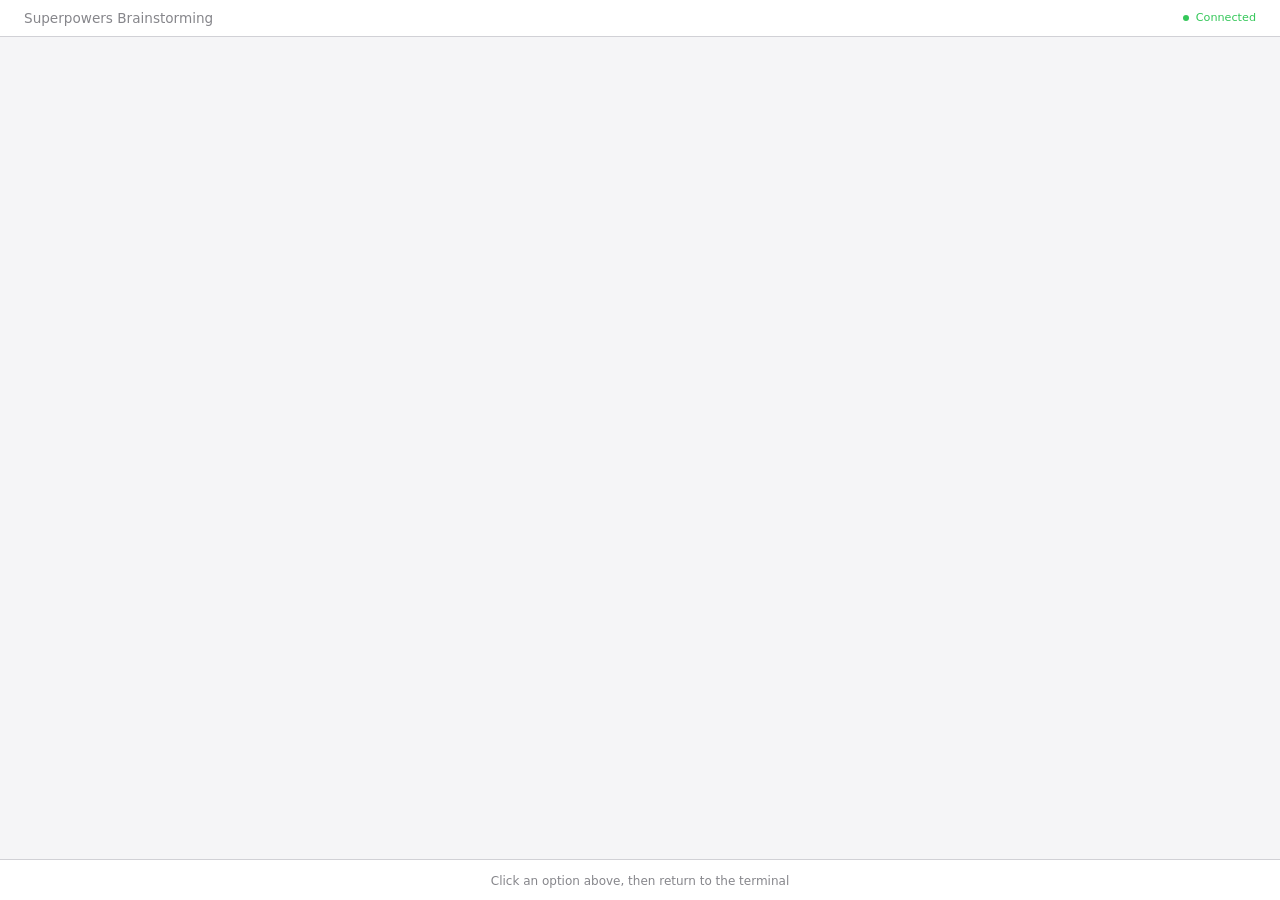
<file: skills/superpowers/brainstorming/scripts/frame-template.html>
<!DOCTYPE html>
<html>
<head>
  <meta charset="utf-8">
  <title>Superpowers Brainstorming</title>
  <style>
    /*
     * BRAINSTORM COMPANION FRAME TEMPLATE
     *
     * This template provides a consistent frame with:
     * - OS-aware light/dark theming
     * - Fixed header and selection indicator bar
     * - Scrollable main content area
     * - CSS helpers for common UI patterns
     *
     * Content is injected via placeholder comment in #claude-content.
     */

    * { box-sizing: border-box; margin: 0; padding: 0; }
    html, body { height: 100%; overflow: hidden; }

    /* ===== THEME VARIABLES ===== */
    :root {
      --bg-primary: #f5f5f7;
      --bg-secondary: #ffffff;
      --bg-tertiary: #e5e5e7;
      --border: #d1d1d6;
      --text-primary: #1d1d1f;
      --text-secondary: #86868b;
      --text-tertiary: #aeaeb2;
      --accent: #0071e3;
      --accent-hover: #0077ed;
      --success: #34c759;
      --warning: #ff9f0a;
      --error: #ff3b30;
      --selected-bg: #e8f4fd;
      --selected-border: #0071e3;
    }

    @media (prefers-color-scheme: dark) {
      :root {
        --bg-primary: #1d1d1f;
        --bg-secondary: #2d2d2f;
        --bg-tertiary: #3d3d3f;
        --border: #424245;
        --text-primary: #f5f5f7;
        --text-secondary: #86868b;
        --text-tertiary: #636366;
        --accent: #0a84ff;
        --accent-hover: #409cff;
        --selected-bg: rgba(10, 132, 255, 0.15);
        --selected-border: #0a84ff;
      }
    }

    body {
      font-family: system-ui, -apple-system, BlinkMacSystemFont, sans-serif;
      background: var(--bg-primary);
      color: var(--text-primary);
      display: flex;
      flex-direction: column;
      line-height: 1.5;
    }

    /* ===== FRAME STRUCTURE ===== */
    .header {
      background: var(--bg-secondary);
      padding: 0.5rem 1.5rem;
      display: flex;
      justify-content: space-between;
      align-items: center;
      border-bottom: 1px solid var(--border);
      flex-shrink: 0;
    }
    .header h1 { font-size: 0.85rem; font-weight: 500; color: var(--text-secondary); }
    .header .status { font-size: 0.7rem; color: var(--success); display: flex; align-items: center; gap: 0.4rem; }
    .header .status::before { content: ''; width: 6px; height: 6px; background: var(--success); border-radius: 50%; }

    .main { flex: 1; overflow-y: auto; }
    #claude-content { padding: 2rem; min-height: 100%; }

    .indicator-bar {
      background: var(--bg-secondary);
      border-top: 1px solid var(--border);
      padding: 0.5rem 1.5rem;
      flex-shrink: 0;
      text-align: center;
    }
    .indicator-bar span {
      font-size: 0.75rem;
      color: var(--text-secondary);
    }
    .indicator-bar .selected-text {
      color: var(--accent);
      font-weight: 500;
    }

    /* ===== TYPOGRAPHY ===== */
    h2 { font-size: 1.5rem; font-weight: 600; margin-bottom: 0.5rem; }
    h3 { font-size: 1.1rem; font-weight: 600; margin-bottom: 0.25rem; }
    .subtitle { color: var(--text-secondary); margin-bottom: 1.5rem; }
    .section { margin-bottom: 2rem; }
    .label { font-size: 0.7rem; color: var(--text-secondary); text-transform: uppercase; letter-spacing: 0.05em; margin-bottom: 0.5rem; }

    /* ===== OPTIONS (for A/B/C choices) ===== */
    .options { display: flex; flex-direction: column; gap: 0.75rem; }
    .option {
      background: var(--bg-secondary);
      border: 2px solid var(--border);
      border-radius: 12px;
      padding: 1rem 1.25rem;
      cursor: pointer;
      transition: all 0.15s ease;
      display: flex;
      align-items: flex-start;
      gap: 1rem;
    }
    .option:hover { border-color: var(--accent); }
    .option.selected { background: var(--selected-bg); border-color: var(--selected-border); }
    .option .letter {
      background: var(--bg-tertiary);
      color: var(--text-secondary);
      width: 1.75rem; height: 1.75rem;
      border-radius: 6px;
      display: flex; align-items: center; justify-content: center;
      font-weight: 600; font-size: 0.85rem; flex-shrink: 0;
    }
    .option.selected .letter { background: var(--accent); color: white; }
    .option .content { flex: 1; }
    .option .content h3 { font-size: 0.95rem; margin-bottom: 0.15rem; }
    .option .content p { color: var(--text-secondary); font-size: 0.85rem; margin: 0; }

    /* ===== CARDS (for showing designs/mockups) ===== */
    .cards { display: grid; grid-template-columns: repeat(auto-fit, minmax(280px, 1fr)); gap: 1rem; }
    .card {
      background: var(--bg-secondary);
      border: 1px solid var(--border);
      border-radius: 12px;
      overflow: hidden;
      cursor: pointer;
      transition: all 0.15s ease;
    }
    .card:hover { border-color: var(--accent); transform: translateY(-2px); box-shadow: 0 4px 12px rgba(0,0,0,0.1); }
    .card.selected { border-color: var(--selected-border); border-width: 2px; }
    .card-image { background: var(--bg-tertiary); aspect-ratio: 16/10; display: flex; align-items: center; justify-content: center; }
    .card-body { padding: 1rem; }
    .card-body h3 { margin-bottom: 0.25rem; }
    .card-body p { color: var(--text-secondary); font-size: 0.85rem; }

    /* ===== MOCKUP CONTAINER ===== */
    .mockup {
      background: var(--bg-secondary);
      border: 1px solid var(--border);
      border-radius: 12px;
      overflow: hidden;
      margin-bottom: 1.5rem;
    }
    .mockup-header {
      background: var(--bg-tertiary);
      padding: 0.5rem 1rem;
      font-size: 0.75rem;
      color: var(--text-secondary);
      border-bottom: 1px solid var(--border);
    }
    .mockup-body { padding: 1.5rem; }

    /* ===== SPLIT VIEW (side-by-side comparison) ===== */
    .split { display: grid; grid-template-columns: 1fr 1fr; gap: 1.5rem; }
    @media (max-width: 700px) { .split { grid-template-columns: 1fr; } }

    /* ===== PROS/CONS ===== */
    .pros-cons { display: grid; grid-template-columns: 1fr 1fr; gap: 1rem; margin: 1rem 0; }
    .pros, .cons { background: var(--bg-secondary); border-radius: 8px; padding: 1rem; }
    .pros h4 { color: var(--success); font-size: 0.85rem; margin-bottom: 0.5rem; }
    .cons h4 { color: var(--error); font-size: 0.85rem; margin-bottom: 0.5rem; }
    .pros ul, .cons ul { margin-left: 1.25rem; font-size: 0.85rem; color: var(--text-secondary); }
    .pros li, .cons li { margin-bottom: 0.25rem; }

    /* ===== PLACEHOLDER (for mockup areas) ===== */
    .placeholder {
      background: var(--bg-tertiary);
      border: 2px dashed var(--border);
      border-radius: 8px;
      padding: 2rem;
      text-align: center;
      color: var(--text-tertiary);
    }

    /* ===== INLINE MOCKUP ELEMENTS ===== */
    .mock-nav { background: var(--accent); color: white; padding: 0.75rem 1rem; display: flex; gap: 1.5rem; font-size: 0.9rem; }
    .mock-sidebar { background: var(--bg-tertiary); padding: 1rem; min-width: 180px; }
    .mock-content { padding: 1.5rem; flex: 1; }
    .mock-button { background: var(--accent); color: white; border: none; padding: 0.5rem 1rem; border-radius: 6px; font-size: 0.85rem; }
    .mock-input { background: var(--bg-primary); border: 1px solid var(--border); border-radius: 6px; padding: 0.5rem; width: 100%; }
  </style>
</head>
<body>
  <div class="header">
    <h1><a href="https://github.com/obra/superpowers" style="color: inherit; text-decoration: none;">Superpowers Brainstorming</a></h1>
    <div class="status">Connected</div>
  </div>

  <div class="main">
    <div id="claude-content">
      <!-- CONTENT -->
    </div>
  </div>

  <div class="indicator-bar">
    <span id="indicator-text">Click an option above, then return to the terminal</span>
  </div>

</body>
</html>
</file>
